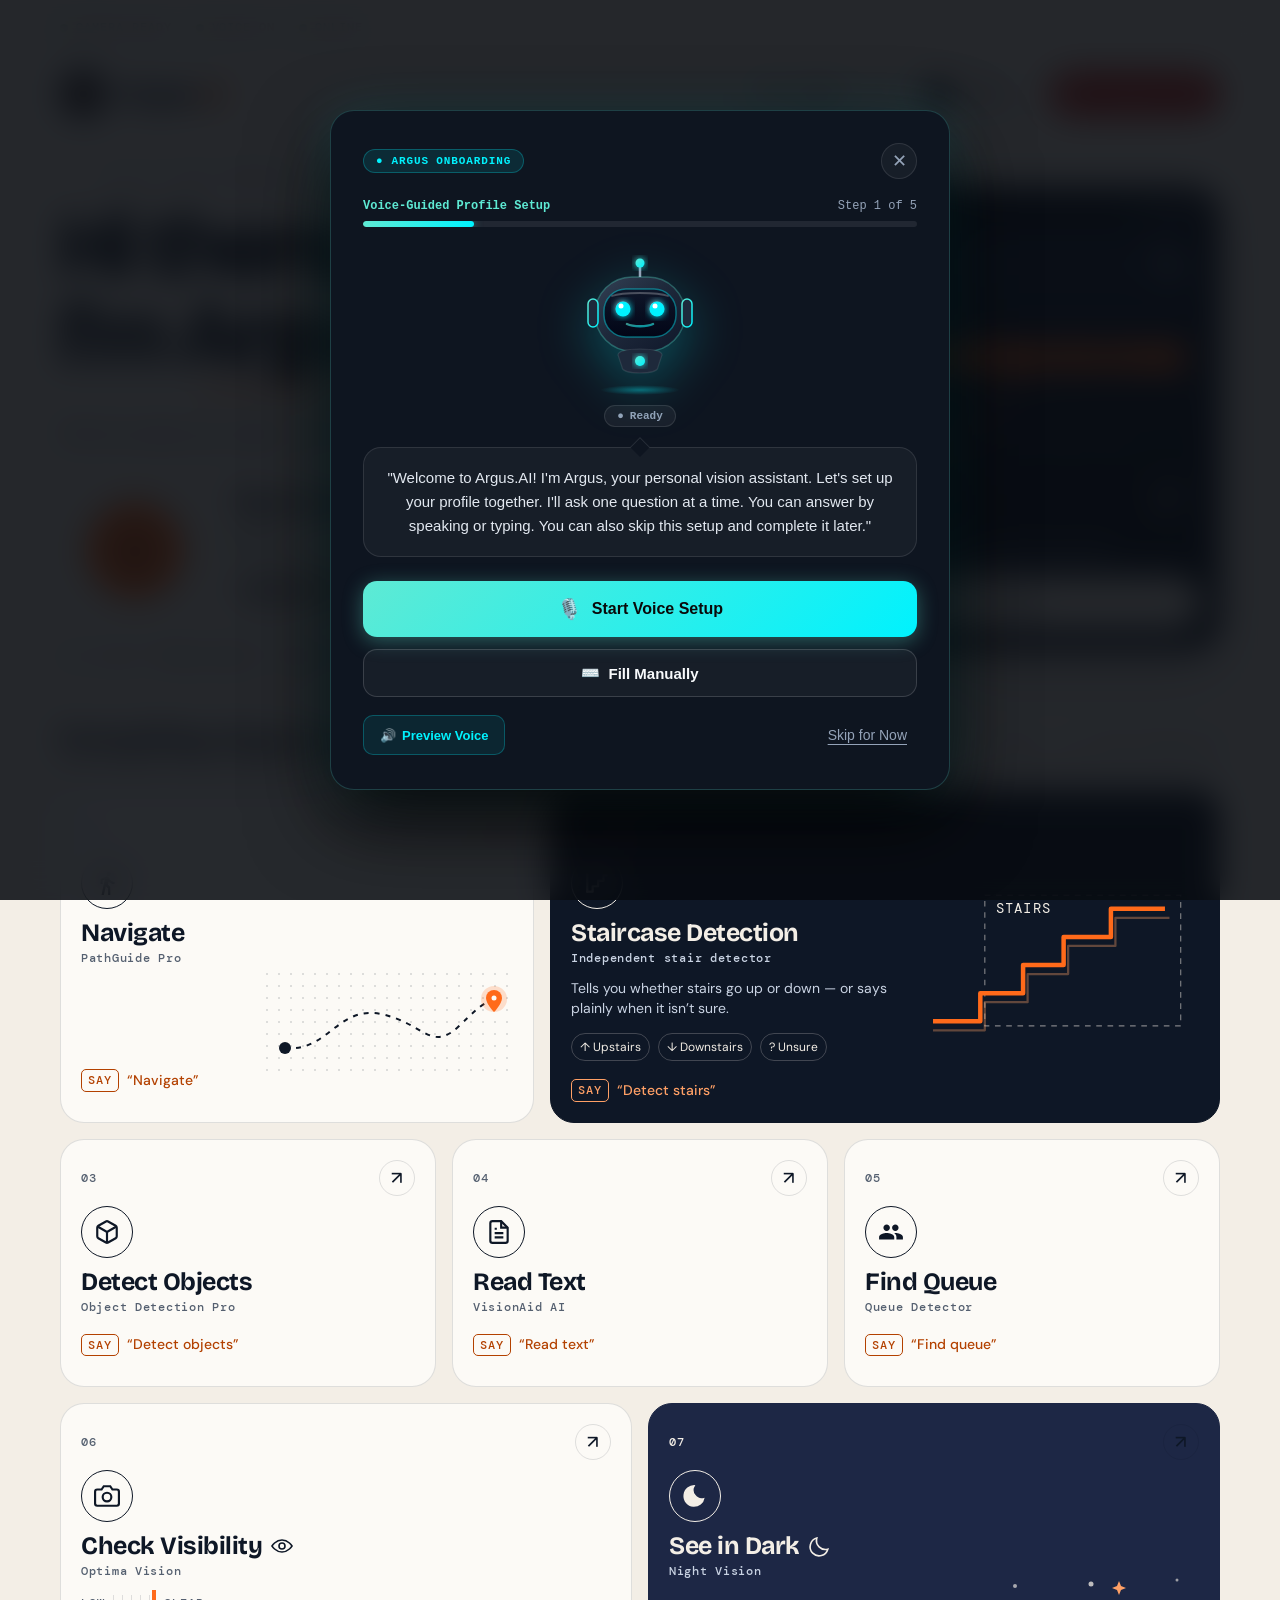
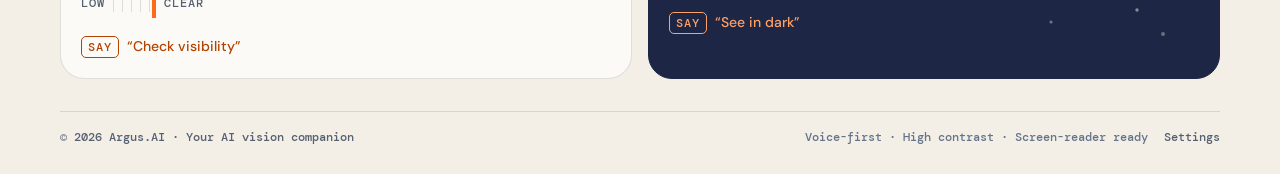
<file: index.html>
<!DOCTYPE html>
<html lang="en">

<head>
    <meta charset="UTF-8">
    <meta name="viewport" content="width=device-width, initial-scale=1.0">
    <title>Argus.AI — Your AI vision companion</title>
    
    <!-- Typography: Bricolage Grotesque, DM Sans, DM Mono, plus language fallbacks -->
    <link rel="preconnect" href="https://fonts.googleapis.com">
    <link rel="preconnect" href="https://fonts.gstatic.com" crossorigin>
    <link href="https://fonts.googleapis.com/css2?family=Bricolage+Grotesque:opsz,wght@12..96,600;12..96,700;12..96,800&family=DM+Mono:wght@400;500&family=DM+Sans:wght@400;500;600;700&family=Noto+Sans+Devanagari:wght@400;500;600;700&family=Noto+Sans+Telugu:wght@400;500;600;700&display=swap" rel="stylesheet">

    <!-- Argus Voice Profile Onboarding Styles -->
    <link rel="stylesheet" href="assets/css/profile-setup.css">

    <!-- Argus Single-Page Companion Interface Styles (Approved Reference) -->
    <link rel="stylesheet" href="assets/css/companion-ui.css">

    <style>
        /* ------------------------------------------------------------------
           EMERGENCY SOS MODAL & ACCESSIBILITY STYLES (Preserved Logic & Modal)
           ------------------------------------------------------------------ */
        .sos-modal-overlay {
            position: fixed;
            inset: 0;
            background: rgba(10, 20, 15, 0.85);
            backdrop-filter: blur(14px);
            -webkit-backdrop-filter: blur(14px);
            display: none;
            align-items: center;
            justify-content: center;
            z-index: 10000;
            padding: 20px;
        }

        .sos-modal-overlay.active {
            display: flex;
        }

        .sos-modal-card {
            background: #0f172a;
            border: 1px solid rgba(255, 107, 92, 0.35);
            border-radius: 20px;
            max-width: 500px;
            width: 100%;
            padding: 26px;
            box-shadow: 0 25px 60px rgba(0, 0, 0, 0.8), 0 0 40px rgba(255, 107, 92, 0.15);
            color: #f8fafc;
            font-family: 'Inter', -apple-system, sans-serif;
            position: relative;
            animation: sosFadeIn 0.25s ease-out;
            box-sizing: border-box;
        }

        @keyframes sosFadeIn {
            from { opacity: 0; transform: scale(0.96) translateY(8px); }
            to { opacity: 1; transform: scale(1) translateY(0); }
        }

        .sos-header {
            display: flex;
            align-items: center;
            justify-content: space-between;
            border-bottom: 1px solid rgba(255, 255, 255, 0.1);
            padding-bottom: 14px;
            margin-bottom: 18px;
        }

        .sos-title-row {
            display: flex;
            align-items: center;
            gap: 10px;
        }

        .sos-title {
            font-size: 1.25rem;
            font-weight: 700;
            color: #FF6B5C;
            margin: 0;
            letter-spacing: 0.5px;
        }

        .sos-close-btn {
            background: rgba(255, 255, 255, 0.08);
            border: 1px solid rgba(255, 255, 255, 0.15);
            color: #94a3b8;
            font-size: 18px;
            border-radius: 50%;
            width: 34px;
            height: 34px;
            cursor: pointer;
            display: flex;
            align-items: center;
            justify-content: center;
            transition: all 0.2s ease;
        }

        .sos-close-btn:hover {
            color: #fff;
            background: rgba(255, 255, 255, 0.2);
        }

        .sos-form-group {
            margin-bottom: 16px;
        }

        .sos-label {
            display: block;
            font-size: 0.82rem;
            font-weight: 600;
            color: #cbd5e1;
            margin-bottom: 6px;
            text-transform: uppercase;
            letter-spacing: 0.5px;
        }

        .sos-input {
            width: 100%;
            padding: 12px 14px;
            background: rgba(255, 255, 255, 0.06);
            border: 1px solid rgba(255, 255, 255, 0.15);
            border-radius: 10px;
            color: #fff;
            font-size: 0.95rem;
            font-family: inherit;
            box-sizing: border-box;
            transition: all 0.2s;
        }

        .sos-input:focus {
            outline: none;
            border-color: #00F2FE;
            background: rgba(0, 242, 254, 0.05);
            box-shadow: 0 0 12px rgba(0, 242, 254, 0.25);
        }

        .sos-help-text {
            font-size: 0.74rem;
            color: #94a3b8;
            margin-top: 5px;
        }

        .sos-toggle-row {
            display: flex;
            align-items: flex-start;
            gap: 12px;
            margin: 18px 0;
            padding: 12px 14px;
            background: rgba(255, 255, 255, 0.04);
            border-radius: 12px;
            border: 1px solid rgba(255, 255, 255, 0.08);
            cursor: pointer;
        }

        .sos-toggle-row input[type="checkbox"] {
            margin-top: 3px;
            width: 18px;
            height: 18px;
            accent-color: #00F2FE;
            cursor: pointer;
        }

        .sos-toggle-info {
            display: flex;
            flex-direction: column;
            gap: 2px;
        }

        .sos-toggle-title {
            font-size: 0.86rem;
            font-weight: 600;
            color: #f1f5f9;
        }

        .sos-toggle-desc {
            font-size: 0.76rem;
            color: #94a3b8;
            line-height: 1.4;
        }

        .sos-btn-row {
            display: flex;
            gap: 12px;
            margin-top: 20px;
        }

        .sos-btn-primary {
            flex: 1;
            padding: 13px 18px;
            background: linear-gradient(135deg, #FF6B5C 0%, #FF1744 100%);
            color: #fff;
            border: none;
            border-radius: 12px;
            font-weight: 700;
            font-size: 0.95rem;
            cursor: pointer;
            box-shadow: 0 4px 20px rgba(255, 23, 68, 0.4);
            transition: all 0.2s;
        }

        .sos-btn-primary:hover {
            transform: translateY(-1px);
            box-shadow: 0 6px 25px rgba(255, 23, 68, 0.55);
        }

        .sos-btn-secondary {
            padding: 13px 18px;
            background: rgba(255, 255, 255, 0.08);
            border: 1px solid rgba(255, 255, 255, 0.15);
            color: #cbd5e1;
            border-radius: 12px;
            font-weight: 600;
            font-size: 0.9rem;
            cursor: pointer;
            transition: all 0.2s;
        }

        .sos-btn-secondary:hover {
            background: rgba(255, 255, 255, 0.15);
            color: #fff;
        }

        .sos-contact-badge {
            background: rgba(255, 255, 255, 0.05);
            border: 1px solid rgba(255, 255, 255, 0.12);
            border-radius: 14px;
            padding: 14px 18px;
            margin-bottom: 20px;
            display: flex;
            align-items: center;
            justify-content: space-between;
        }

        .sos-contact-info-block {
            display: flex;
            flex-direction: column;
            gap: 2px;
        }

        .sos-contact-name-tag {
            font-size: 1.05rem;
            font-weight: 700;
            color: #f8fafc;
        }

        .sos-contact-phone-tag {
            font-family: 'IBM Plex Mono', monospace;
            font-size: 0.88rem;
            color: #00F2FE;
        }

        .sos-countdown-display {
            font-size: 4.5rem;
            font-weight: 800;
            color: #FF6B5C;
            text-align: center;
            margin: 10px 0;
            font-family: 'Space Grotesk', sans-serif;
            text-shadow: 0 0 35px rgba(255, 107, 92, 0.5);
            animation: sosPulse 1s infinite alternate;
        }

        @keyframes sosPulse {
            from { transform: scale(0.96); opacity: 0.9; }
            to { transform: scale(1.04); opacity: 1; }
        }

        .btn-sos-cancel {
            flex: 1;
            padding: 14px;
            background: #334155;
            color: #f8fafc;
            border: 1px solid rgba(255, 255, 255, 0.15);
            border-radius: 12px;
            font-weight: 700;
            font-size: 0.95rem;
            cursor: pointer;
            transition: all 0.2s;
        }

        .btn-sos-cancel:hover {
            background: #475569;
        }

        .btn-sos-send-now {
            flex: 1;
            padding: 14px;
            background: linear-gradient(135deg, #FF6B5C 0%, #FF1744 100%);
            color: #fff;
            border: none;
            border-radius: 12px;
            font-weight: 700;
            font-size: 0.95rem;
            cursor: pointer;
            box-shadow: 0 4px 20px rgba(255, 23, 68, 0.45);
            transition: all 0.2s;
        }

        .btn-sos-send-now:hover {
            transform: translateY(-1px);
            box-shadow: 0 6px 25px rgba(255, 23, 68, 0.6);
        }

        .btn-call-112 {
            display: flex;
            align-items: center;
            justify-content: center;
            gap: 8px;
            width: 100%;
            margin-top: 14px;
            padding: 12px;
            border-radius: 10px;
            background: rgba(255, 23, 68, 0.15);
            border: 1.5px solid #FF1744;
            color: #FF6B5C;
            font-weight: 700;
            font-size: 0.9rem;
            text-decoration: none;
            transition: all 0.2s;
        }

        .btn-call-112:hover {
            background: #FF1744;
            color: #FFFFFF;
        }

        .sos-status-alert {
            padding: 12px 14px;
            border-radius: 10px;
            font-size: 0.84rem;
            line-height: 1.5;
            margin-top: 12px;
            border: 1px solid transparent;
        }

        .sos-alert-success {
            background: rgba(0, 230, 118, 0.1);
            border-color: #00E676;
            color: #00E676;
        }

        .sos-alert-warning {
            background: rgba(255, 214, 0, 0.1);
            border-color: #FFD600;
            color: #FFD600;
        }

        .sos-alert-danger {
            background: rgba(255, 23, 68, 0.1);
            border-color: #FF1744;
            color: #FF6B5C;
        }
    </style>
</head>

<body class="companion-mode">

    <!-- MASTER COMPANION WRAPPER (MATCHING APPROVED REFERENCE DESKTOP DASHBOARD) -->
    <div class="companion-wrapper">

        <div class="home-status-strip" aria-label="Argus status">
            <span><i aria-hidden="true"></i>Camera ready</span>
            <span><i aria-hidden="true"></i>Voice on</span>
            <span><i aria-hidden="true"></i>Online</span>
        </div>

        <header class="companion-header" role="banner">
            <div class="companion-brand-group">
                <a href="/" class="companion-brand-logo" aria-label="Argus.AI Home">
                    <svg class="argus-eye-logo-svg" viewBox="0 0 46 46" fill="none" xmlns="http://www.w3.org/2000/svg" aria-hidden="true">
                        <!-- Stylised Cyan Argus Eye matching Reference -->
                        <circle cx="23" cy="23" r="23" fill="#0E1726"/>
                        <path d="M7 23s5.6-9 16-9 16 9 16 9-5.6 9-16 9S7 23 7 23Z" stroke="#F3EEE6" stroke-width="2"/>
                        <circle cx="23" cy="23" r="6.5" fill="#FF6A1A"/>
                        <circle cx="25" cy="20.5" r="1.7" fill="#F3EEE6"/>
                    </svg>
                    <span class="companion-wordmark">Argus<span>.ai</span></span>
                </a>
            </div>

            <!-- Right Controls: Language Selector, Profile Dropdown & Emergency SOS -->
            <div class="companion-header-actions">
                <div class="header-language-container">
                    <label for="header-language-select" class="sr-only">Select Assistant Language</label>
                    <div class="header-language-wrapper">
                        <select id="header-language-select" class="header-language-select" aria-label="Select Assistant Language">
                            <option value="en">EN — English</option>
                            <option value="te">తెలుగు — Telugu</option>
                            <option value="hi">हिन्दी — Hindi</option>
                        </select>
                    </div>
                </div>

                <button type="button" id="btn-header-profile" class="btn-companion-profile" onclick="openProfileModalSafe()" aria-label="Open User Profile Settings">
                    <span class="profile-avatar-circle" aria-hidden="true">P</span>
                    <span>Profile</span>
                    <span id="header-profile-name" class="sr-only">Prem</span>
                    <span class="profile-dropdown-caret" aria-hidden="true">⌄</span>
                </button>

                <button type="button" id="btn-header-sos" class="btn-companion-sos-header" onclick="triggerEmergencySOS()" aria-label="Trigger Emergency SOS">
                    <span class="sos-icon-circle" aria-hidden="true">
                        <svg width="16" height="16" viewBox="0 0 24 24" fill="none" stroke="currentColor" stroke-width="2.4" stroke-linecap="round" aria-hidden="true"><path d="M12 8v5"/><path d="M12 17h.01"/><circle cx="12" cy="12" r="9"/></svg>
                    </span>
                    <span class="sos-text-label">Emergency SOS</span>
                </button>
            </div>
        </header>

        <main role="main">
            <section class="companion-hero-section" id="companion-robot-stage" aria-label="Argus AI Assistant Stage">
                <div class="hero-col-center">
                    <div class="hero-eyebrow"><span aria-hidden="true"></span>Your AI vision companion</div>
                    <h1 class="companion-hero-greeting" id="companion-greeting-text">Hi <span id="hero-greeting-name" class="greeting-name-highlight">there</span>,<br>I'm Argus.</h1>
                    <svg class="hero-squiggle" viewBox="0 0 250 18" aria-hidden="true">
                        <path d="M4 10c18-11 27 10 44 0s27 10 44 0 27 10 44 0 27 10 44 0 27 10 66-1" fill="none" stroke="currentColor" stroke-width="5" stroke-linecap="round"/>
                    </svg>
                    <p class="companion-hero-sub">Tell me what you need — I’ll be your eyes.</p>

                    <div class="voice-row">
                        <button type="button" class="btn-tap-to-speak-pill" id="btn-tap-to-speak" aria-labelledby="tap-to-speak-label" aria-describedby="voice-hint-text">
                            <span class="mic-ring mic-ring-outer" aria-hidden="true"></span>
                            <span class="mic-ring mic-ring-inner" aria-hidden="true"></span>
                            <span class="tap-mic-circle" aria-hidden="true">
                                <svg viewBox="0 0 24 24" width="32" height="32" fill="none" stroke="currentColor" stroke-width="2.1" stroke-linecap="round" stroke-linejoin="round"><rect x="9" y="2" width="6" height="13" rx="3"/><path d="M5 11v1a7 7 0 0014 0v-1M12 19v3m-4 0h8"/></svg>
                            </span>
                            <span id="voice-hint-text" class="sr-only">or say "Hey Argus"</span>
                        </button>
                        <div class="voice-copy">
                            <span class="tap-to-speak-text" id="tap-to-speak-label">Tap to speak</span>
                            <button type="button" class="status-indicator-pill" id="btn-wake-toggle" aria-pressed="false" aria-label="Toggle Hands-Free Hey Argus listening mode">
                                <span class="status-indicator-dot" aria-hidden="true"></span>
                                <span class="status-indicator-text" id="companion-status-text">Ready</span>
                                <span id="wake-toggle-label" class="sr-only">Hands-Free: Tap to Enable "Hey Argus"</span>
                            </button>
                            <div class="compact-audio-waveform" id="companion-robot-status" aria-hidden="true">
                                <span class="compact-wave-bar"></span><span class="compact-wave-bar"></span>
                                <span class="compact-wave-bar"></span><span class="compact-wave-bar"></span>
                                <span class="compact-wave-bar"></span><span class="compact-wave-bar"></span>
                                <span class="compact-wave-bar"></span><span class="compact-wave-bar"></span>
                                <span class="compact-wave-bar"></span><span class="compact-wave-bar"></span>
                                <span class="compact-wave-bar"></span><span class="compact-wave-bar"></span>
                                <span class="compact-wave-bar"></span><span class="compact-wave-bar"></span>
                                <span class="compact-wave-bar"></span><span class="compact-wave-bar"></span>
                                <span class="compact-wave-bar"></span>
                            </div>
                        </div>
                    </div>

                    <div class="voice-transcript-card" id="voice-transcript-card" role="status" aria-live="polite">
                        <div class="voice-transcript-text" id="voice-transcript-text"></div>
                    </div>
                    <div class="try-saying"><span class="mono-label">Try saying</span><span>“Detect stairs”</span><b>/</b><span>“Read this label”</span><b>/</b><span>“Find the queue”</span></div>
                </div>

                <div class="hero-col-vision">
                    <div class="vision-assistant-card">
                        <div class="vision-card-header"><span>Vision Assistant</span><span class="vision-standby"><i aria-hidden="true"></i>Standby</span></div>
                        <svg class="camera-preview" viewBox="0 0 400 250" role="img" aria-label="Decorative illustration of a camera view with stairs marked for careful attention">
                            <defs>
                                <linearGradient id="camera-bg" x1="0" y1="0" x2="0" y2="1">
                                    <stop offset="0" stop-color="#1B2A44"/><stop offset="1" stop-color="#0A111D"/>
                                </linearGradient>
                            </defs>
                            <rect width="400" height="250" rx="18" fill="url(#camera-bg)"/>
                            <g stroke="#9FB0C8" stroke-opacity=".17" stroke-width="1">
                                <path d="M200 70 10 250M200 70 80 250M200 70 140 250M200 70 260 250M200 70 320 250M200 70 390 250"/>
                                <path d="M146 110h108M124 130h152M96 155h208M62 185h276M20 222h360"/>
                            </g>
                            <g fill="none" stroke="#F3EEE6" stroke-width="4" stroke-linecap="round">
                                <path d="M24 36V20h16M360 20h16v16M24 214v16h16M360 230h16v-16"/>
                            </g>
                            <path d="M151 112h98v18h-20v20h-20v20h-20v20h-20v20" fill="none" stroke="#FF6A1A" stroke-width="3" stroke-dasharray="7 6"/>
                            <path d="M148 92h238v25H148z" fill="#FF6A1A"/>
                            <text x="158" y="109" fill="#0E1726" font-family="DM Mono, monospace" font-size="12" font-weight="500" letter-spacing=".3">DOWNSTAIRS · CHECK CAREFULLY</text>
                        </svg>
                        <p class="vision-assistant-sub">Point your camera and I’ll describe what’s around you.</p>
                        <a href="./Camera%20Check/index.html" class="btn-open-camera" aria-label="Open Camera - Vision Assistant">
                            <svg viewBox="0 0 24 24" width="20" height="20" fill="none" stroke="currentColor" stroke-width="2" stroke-linecap="round" stroke-linejoin="round" aria-hidden="true"><path d="M14 5h5a2 2 0 012 2v10a2 2 0 01-2 2h-5M10 17l5-5-5-5M15 12H3"/></svg>
                            <span>Open Camera</span>
                        </a>
                    </div>
                </div>
            </section>

            <!-- Core Assistive Tools -->
            <section class="tools-grid-section" aria-label="Core Assistive Tools">
                <div class="tools-section-heading">
                    <h2>Everything Argus can do</h2>
                    <span>7 tools · all voice-controlled</span>
                </div>
                <div class="tools-grid-container">
                    
                    <!-- 1. Navigate: PathGuide Pro -->
                    <a href="./Night-Vision/index.html" class="tool-action-card feature-launcher-card feature-card card-navigate" id="launcher-pathguide" aria-label="Navigate - PathGuide Pro">
                        <span class="feature-card-meta"><span>01</span><span class="feature-card-arrow" aria-hidden="true">↗</span></span>
                        <div class="feature-card-icon-frame tool-icon-frame" aria-hidden="true">
                            <svg viewBox="0 0 24 24" fill="currentColor">
                                <path d="M13.5 5.5c1.1 0 2-.9 2-2s-.9-2-2-2-2 .9-2 2 .9 2 2 2zM9.8 8.9L7 23h2.1l1.8-8 2.1 2v6h2v-7.5l-2.1-2 .6-3C14.8 12 16.8 13 19 13v-2c-1.9 0-3.5-1-4.3-2.4l-1-1.6c-.4-.6-1-1-1.7-1-.3 0-.5.1-.8.1L6 8.3V13h2V9.6l1.8-.7"/>
                            </svg>
                        </div>
                        <div class="feature-card-body tool-card-body">
                            <h3 class="tool-title feature-card-title">Navigate</h3>
                            <p class="tool-subtitle feature-card-desc">PathGuide Pro</p>
                        </div>
                        <svg class="card-illustration route-illustration" viewBox="0 0 250 100" aria-hidden="true">
                            <defs><pattern id="route-dots" width="12" height="12" patternUnits="userSpaceOnUse"><circle cx="2" cy="2" r="1" fill="#0E1726" opacity=".17"/></pattern></defs>
                            <rect width="250" height="100" fill="url(#route-dots)"/>
                            <path d="M20 76c42 5 53-43 96-34s50 39 78 12 23-20 35-27" fill="none" stroke="#0E1726" stroke-width="2" stroke-dasharray="5 6"/>
                            <circle cx="20" cy="76" r="6" fill="#0E1726"/>
                            <circle cx="229" cy="27" r="13" fill="#FF6A1A" opacity=".2"/>
                            <path d="M229 18a8 8 0 00-8 8c0 6 8 14 8 14s8-8 8-14a8 8 0 00-8-8Z" fill="#FF6A1A"/>
                            <circle cx="229" cy="26" r="2.5" fill="#FCFAF6"/>
                        </svg>
                        <span class="say-hint"><span>SAY</span>“Navigate”</span>
                        <div class="feature-card-chevron tool-chevron" aria-hidden="true">
                            <svg width="18" height="18" viewBox="0 0 24 24" fill="none" stroke="currentColor" stroke-width="2.5" stroke-linecap="round" stroke-linejoin="round"><polyline points="9 18 15 12 9 6"/></svg>
                        </div>
                    </a>

                    <!-- Staircase Detection: standalone camera feature -->
                    <a href="./staircase-detection/index.html" class="tool-action-card feature-launcher-card feature-card card-staircase" id="launcher-staircase" data-feature-flag="staircaseMode" aria-label="Staircase Detection">
                        <span class="feature-card-meta"><span>02 <em>· NEW</em></span><span class="feature-card-arrow" aria-hidden="true">↗</span></span>
                        <div class="feature-card-icon-frame tool-icon-frame" aria-hidden="true">
                            <svg viewBox="0 0 24 24" fill="none" stroke="currentColor" stroke-width="2" stroke-linecap="round" stroke-linejoin="round">
                                <path d="M3 20h5v-5h5v-5h5V5h3"/>
                                <path d="M3 20V4"/>
                            </svg>
                        </div>
                        <div class="feature-card-body tool-card-body">
                            <h3 class="tool-title feature-card-title">Staircase Detection</h3>
                            <p class="tool-subtitle feature-card-desc">Independent stair detector</p>
                            <p class="staircase-copy">Tells you whether stairs go up or down — or says plainly when it isn’t sure.</p>
                            <div class="staircase-states"><span>↑ Upstairs</span><span>↓ Downstairs</span><span>? Unsure</span></div>
                        </div>
                        <svg class="card-illustration stairs-illustration" viewBox="0 0 260 150" aria-hidden="true">
                            <rect x="70" y="18" width="174" height="116" fill="none" stroke="#F3EEE6" stroke-opacity=".5" stroke-dasharray="5 5"/>
                            <text x="80" y="34" fill="#F3EEE6" font-family="DM Mono, monospace" font-size="12" letter-spacing="1">STAIRS</text>
                            <path d="M24 130h42v-25h38V80h36V55h42V30h48" fill="none" stroke="#FF6A1A" stroke-width="4" stroke-linejoin="round"/>
                            <path d="M24 138h46v-25h38V88h36V63h42V38h48" fill="none" stroke="#FFA066" stroke-opacity=".35" stroke-width="2" stroke-linejoin="round"/>
                        </svg>
                        <span class="say-hint"><span>SAY</span>“Detect stairs”</span>
                        <div class="feature-card-chevron tool-chevron" aria-hidden="true">
                            <svg width="18" height="18" viewBox="0 0 24 24" fill="none" stroke="currentColor" stroke-width="2.5" stroke-linecap="round" stroke-linejoin="round"><polyline points="9 18 15 12 9 6"/></svg>
                        </div>
                    </a>

                    <!-- 3. Detect Objects: Object Detection Pro -->
                    <a href="./object-detection-pro/index.html" class="tool-action-card feature-launcher-card feature-card card-objects" id="launcher-object" aria-label="Detect Objects - Object Detection Pro">
                        <span class="feature-card-meta"><span>03</span><span class="feature-card-arrow" aria-hidden="true">↗</span></span>
                        <div class="feature-card-icon-frame tool-icon-frame" aria-hidden="true">
                            <svg viewBox="0 0 24 24" fill="none" stroke="currentColor" stroke-width="2">
                                <path d="M21 16V8a2 2 0 00-1-1.73l-7-4a2 2 0 00-2 0l-7 4A2 2 0 003 8v8a2 2 0 001 1.73l7 4a2 2 0 002 0l7-4A2 2 0 0021 16z"/>
                                <polyline points="3.27 6.96 12 12.01 20.73 6.96"/>
                                <line x1="12" y1="22.08" x2="12" y2="12"/>
                            </svg>
                        </div>
                        <div class="feature-card-body tool-card-body">
                            <h3 class="tool-title feature-card-title">Detect Objects</h3>
                            <p class="tool-subtitle feature-card-desc">Object Detection Pro</p>
                        </div>
                        <span class="say-hint"><span>SAY</span>“Detect objects”</span>
                        <div class="feature-card-chevron tool-chevron" aria-hidden="true">
                            <svg width="18" height="18" viewBox="0 0 24 24" fill="none" stroke="currentColor" stroke-width="2.5" stroke-linecap="round" stroke-linejoin="round"><polyline points="9 18 15 12 9 6"/></svg>
                        </div>
                    </a>

                    <!-- Read Text: VisionAid AI -->
                    <a href="./Visual%20Explanation/index.html" class="tool-action-card feature-launcher-card feature-card card-read" id="launcher-visionaid" aria-label="Read Text - VisionAid AI">
                        <span class="feature-card-meta"><span>04</span><span class="feature-card-arrow" aria-hidden="true">↗</span></span>
                        <div class="feature-card-icon-frame tool-icon-frame" aria-hidden="true">
                            <svg viewBox="0 0 24 24" fill="none" stroke="currentColor" stroke-width="2">
                                <path d="M14 2H6a2 2 0 00-2 2v16a2 2 0 002 2h12a2 2 0 002-2V8z"/>
                                <polyline points="14 2 14 8 20 8"/>
                                <line x1="16" y1="13" x2="8" y2="13"/>
                                <line x1="16" y1="17" x2="8" y2="17"/>
                                <line x1="10" y1="9" x2="8" y2="9"/>
                            </svg>
                        </div>
                        <div class="feature-card-body tool-card-body">
                            <h3 class="tool-title feature-card-title">Read Text</h3>
                            <p class="tool-subtitle feature-card-desc">VisionAid AI</p>
                        </div>
                        <span class="say-hint"><span>SAY</span>“Read text”</span>
                        <div class="feature-card-chevron tool-chevron" aria-hidden="true">
                            <svg width="18" height="18" viewBox="0 0 24 24" fill="none" stroke="currentColor" stroke-width="2.5" stroke-linecap="round" stroke-linejoin="round"><polyline points="9 18 15 12 9 6"/></svg>
                        </div>
                    </a>

                    <!-- 4. Find Queue: Queue Detector -->
                    <a href="./queue-detection/index.html" class="tool-action-card feature-launcher-card feature-card card-queue" id="launcher-queue" aria-label="Find Queue - Queue Detector">
                        <span class="feature-card-meta"><span>05</span><span class="feature-card-arrow" aria-hidden="true">↗</span></span>
                        <div class="feature-card-icon-frame tool-icon-frame" aria-hidden="true">
                            <svg viewBox="0 0 24 24" fill="currentColor">
                                <path d="M16 11c1.66 0 2.99-1.34 2.99-3S17.66 5 16 5c-1.66 0-3 1.34-3 3s1.34 3 3 3zm-8 0c1.66 0 2.99-1.34 2.99-3S9.66 5 8 5C6.34 5 5 6.34 5 8s1.34 3 3 3zm0 2c-2.33 0-7 1.17-7 3.5V19h14v-2.5c0-2.33-4.67-3.5-7-3.5zm8 0c-.29 0-.62.02-.97.05 1.16.84 1.97 1.97 1.97 3.45V19h6v-2.5c0-2.33-4.67-3.5-7-3.5z"/>
                            </svg>
                        </div>
                        <div class="feature-card-body tool-card-body">
                            <h3 class="tool-title feature-card-title">Find Queue</h3>
                            <p class="tool-subtitle feature-card-desc">Queue Detector</p>
                        </div>
                        <span class="say-hint"><span>SAY</span>“Find queue”</span>
                        <div class="feature-card-chevron tool-chevron" aria-hidden="true">
                            <svg width="18" height="18" viewBox="0 0 24 24" fill="none" stroke="currentColor" stroke-width="2.5" stroke-linecap="round" stroke-linejoin="round"><polyline points="9 18 15 12 9 6"/></svg>
                        </div>
                    </a>

                    <!-- 5. Check Visibility: Optima Vision -->
                    <a href="./Camera%20Check/index.html" class="tool-action-card feature-launcher-card feature-card card-visibility" id="launcher-optima" aria-label="Check Visibility - Optima Vision">
                        <span class="feature-card-meta"><span>06</span><span class="feature-card-arrow" aria-hidden="true">↗</span></span>
                        <div class="feature-card-icon-frame tool-icon-frame" aria-hidden="true">
                            <svg viewBox="0 0 24 24" fill="none" stroke="currentColor" stroke-width="2">
                                <path d="M23 19a2 2 0 01-2 2H3a2 2 0 01-2-2V8a2 2 0 012-2h4l2-3h6l2 3h4a2 2 0 012 2z"/>
                                <circle cx="12" cy="13" r="4"/>
                            </svg>
                        </div>
                        <div class="feature-card-body tool-card-body">
                            <h3 class="tool-title feature-card-title">Check Visibility <svg viewBox="0 0 24 24" aria-hidden="true"><path d="M2 12s3.5-6 10-6 10 6 10 6-3.5 6-10 6S2 12 2 12Z"/><circle cx="12" cy="12" r="3"/></svg></h3>
                            <p class="tool-subtitle feature-card-desc">Optima Vision</p>
                        </div>
                        <div class="visibility-scale" aria-hidden="true"><span>LOW</span><i></i><i></i><i></i><i></i><i></i><b></b><span>CLEAR</span></div>
                        <span class="say-hint"><span>SAY</span>“Check visibility”</span>
                        <div class="feature-card-chevron tool-chevron" aria-hidden="true">
                            <svg width="18" height="18" viewBox="0 0 24 24" fill="none" stroke="currentColor" stroke-width="2.5" stroke-linecap="round" stroke-linejoin="round"><polyline points="9 18 15 12 9 6"/></svg>
                        </div>
                    </a>

                    <!-- 6. See in Dark: Night Vision (Supports Test Assertions & Canonical URL) -->
                    <a href="./Night-Vision/index.html?mode=ON" class="tool-action-card feature-launcher-card feature-card card-nightvision" id="launcher-nightvision" aria-label="See in Dark - Night Vision">
                        <span class="feature-card-meta"><span>07</span><span class="feature-card-arrow" aria-hidden="true">↗</span></span>
                        <div class="feature-card-icon-frame tool-icon-frame" aria-hidden="true">
                            <svg viewBox="0 0 24 24" fill="currentColor">
                                <path d="M12.3 2a10 10 0 00-1.9 20 10 10 0 0010.5-8.5 7.5 7.5 0 01-8.6-11.5z"/>
                            </svg>
                        </div>
                        <div class="feature-card-body tool-card-body">
                            <h3 class="tool-title feature-card-title">See in Dark <svg viewBox="0 0 24 24" aria-hidden="true"><path d="M19.8 15.2A9 9 0 018.8 4.1 9 9 0 1019.8 15.2Z"/></svg><span class="sr-only">NIGHT VISION</span></h3>
                            <p class="tool-subtitle feature-card-desc">Night Vision</p>
                            <span class="sr-only">Ready. Enhance dim images and warn when visibility is unreliable.</span>
                        </div>
                        <svg class="card-illustration stars-illustration" viewBox="0 0 200 80" aria-hidden="true">
                            <circle cx="16" cy="20" r="2" fill="#F3EEE6" opacity=".65"/><circle cx="52" cy="56" r="1.5" fill="#F3EEE6" opacity=".4"/>
                            <circle cx="92" cy="18" r="2.5" fill="#F3EEE6" opacity=".75"/><circle cx="138" cy="44" r="1.7" fill="#F3EEE6" opacity=".5"/>
                            <circle cx="178" cy="14" r="1.5" fill="#F3EEE6" opacity=".6"/><circle cx="164" cy="68" r="2" fill="#F3EEE6" opacity=".35"/>
                            <path d="m120 15 2 5 5 2-5 2-2 5-2-5-5-2 5-2 2-5Z" fill="#FFA066"/>
                        </svg>
                        <span class="say-hint"><span>SAY</span>“See in dark”</span>
                        <div class="feature-card-chevron tool-chevron" aria-hidden="true">
                            <svg width="18" height="18" viewBox="0 0 24 24" fill="none" stroke="currentColor" stroke-width="2.5" stroke-linecap="round" stroke-linejoin="round"><polyline points="9 18 15 12 9 6"/></svg>
                        </div>
                    </a>

                </div>

                <!-- Hidden Emergency SOS Hook for API compatibility -->
                <button type="button" id="launcher-emergency-sos" onclick="triggerEmergencySOS()" hidden aria-hidden="true"></button>
            </section>
        </main>

        <footer class="companion-footer" role="contentinfo">
            <div class="footer-left-group">
                <span class="footer-copyright">© 2026 Argus.AI · Your AI vision companion</span>
            </div>
            <div class="footer-right-group">
                <span>Voice-first · High contrast · Screen-reader ready</span>
                <button type="button" class="footer-item footer-link-btn" onclick="openProfileModalSafe()" aria-label="Open Profile Settings">Settings</button>
            </div>
        </footer>

    </div>

    <!-- EMERGENCY SOS ACCESSIBLE MODAL (PRESERVED LOGIC) -->
    <div id="sos-modal-overlay" class="sos-modal-overlay" role="dialog" aria-modal="true" aria-labelledby="sos-modal-title">
        <div class="sos-modal-card">
            <div class="sos-header">
                <div class="sos-title-row">
                    <span style="font-size: 22px;">🚨</span>
                    <h2 id="sos-modal-title" class="sos-title">Emergency SOS</h2>
                </div>
                <button type="button" class="sos-close-btn" onclick="closeSOSModal()" aria-label="Close Emergency Dialog">✕</button>
            </div>

            <!-- View 1: Contact Setup Form -->
            <div id="sos-setup-view" style="display: none;">
                <p style="font-size: 0.88rem; color: #cbd5e1; margin-top: 0; margin-bottom: 16px; line-height: 1.5;">
                    Configure your primary trusted contact. In an emergency, Argus.AI will notify this recipient via WhatsApp.
                </p>

                <div class="sos-form-group">
                    <label for="sos-input-name" class="sos-label">Contact Full Name *</label>
                    <input type="text" id="sos-input-name" class="sos-input" placeholder="e.g. Dr. Rajesh Sharma" required autocomplete="name">
                </div>

                <div class="sos-form-group">
                    <label for="sos-input-phone" class="sos-label">WhatsApp Phone Number (with Country Code) *</label>
                    <input type="tel" id="sos-input-phone" class="sos-input" placeholder="e.g. +91 98765 43210" required autocomplete="tel">
                    <div class="sos-help-text">Must start with + and include country code (e.g. +91 for India, +1 for US).</div>
                </div>

                <div class="sos-form-group">
                    <label for="sos-input-relation" class="sos-label">Relationship / Note (Optional)</label>
                    <input type="text" id="sos-input-relation" class="sos-input" placeholder="e.g. Family Doctor, Spouse, Caregiver">
                </div>

                <label class="sos-toggle-row">
                    <input type="checkbox" id="sos-input-test-mode" checked>
                    <div class="sos-toggle-info">
                        <span class="sos-toggle-title">🧪 Safe Test Mode (Recommended)</span>
                        <span class="sos-toggle-desc">Simulates emergency events without contacting real people or sending real WhatsApp messages.</span>
                    </div>
                </label>

                <div id="sos-setup-error" class="sos-status-alert sos-alert-danger" style="display: none;"></div>

                <button type="button" class="sos-btn-primary" onclick="handleSaveContact()">Save Emergency Contact</button>
            </div>

            <!-- View 2: Active Confirmation & Countdown View -->
            <div id="sos-countdown-view" style="display: none;" role="alert" aria-live="assertive">
                <div class="sos-contact-badge">
                    <div class="sos-contact-info-block">
                        <span style="font-size: 0.72rem; color: #94a3b8; text-transform: uppercase; letter-spacing: 0.5px;">Alert Recipient</span>
                        <span id="sos-display-name" class="sos-contact-name-tag">Contact Name</span>
                        <span id="sos-display-phone" class="sos-contact-phone-tag">+91 98765 43210</span>
                    </div>
                    <button type="button" class="sos-btn-secondary" onclick="openContactSetupModal(true)">Edit</button>
                </div>

                <div id="sos-mode-pill" style="display: inline-flex; align-items: center; gap: 6px; font-size: 0.78rem; font-weight: 700; padding: 4px 10px; border-radius: 12px; background: rgba(0, 242, 254, 0.15); color: #00F2FE; margin-bottom: 12px;">
                    🧪 Test Mode Active (Safe Simulation)
                </div>

                <div id="sos-countdown-number" class="sos-countdown-display">5</div>

                <p id="sos-countdown-caption" style="text-align: center; color: #f8fafc; font-size: 0.9rem; margin: 4px 0 16px 0;">
                    Emergency alert dispatching in <span id="sos-countdown-sec">5</span> seconds...
                </p>

                <div class="sos-btn-row">
                    <button type="button" class="btn-sos-cancel" onclick="cancelSOS()">❌ Cancel SOS (Esc)</button>
                    <button type="button" class="btn-sos-send-now" onclick="executeSOSDispatch()">⚡ Send Now</button>
                </div>
            </div>

            <!-- View 3: Dispatch Outcome & Escalation View -->
            <div id="sos-result-view" style="display: none;" role="status" aria-live="polite">
                <div id="sos-result-badge" class="sos-status-alert sos-alert-success">
                    Processing alert...
                </div>

                <div id="sos-location-info" style="font-size: 0.82rem; color: #cbd5e1; margin: 12px 0 6px 0;">
                    📍 Location Status: Inquiring GPS...
                </div>

                <!-- Direct Access to 112 -->
                <a href="tel:112" class="btn-call-112" id="sos-call-112-btn">
                    <span>📞 Dial 112 (National Emergency Helpline)</span>
                </a>
                <div style="font-size: 0.72rem; color: #94a3b8; text-align: center; margin-top: 4px;">
                    Note: Tapping opens your phone dialer for 112. Web browsers cannot place automatic calls without user confirmation.
                </div>

                <div class="sos-btn-row" style="margin-top: 20px;">
                    <button type="button" class="btn-sos-cancel" onclick="closeSOSModal()">Done / Close</button>
                    <button type="button" class="sos-btn-secondary" onclick="openContactSetupModal(true)">Settings</button>
                </div>
            </div>
        </div>
    </div>

    <!-- JAVASCRIPT CONTROLLERS -->
    <script>
        // ------------------------------------------------------------------
        // EMERGENCY SOS CONTROLLER (Preserved Logic)
        // ------------------------------------------------------------------
        let sosCountdownTimer = null;
        let sosCountdownRemaining = 5;
        let isSOSDispatching = false;
        const sosModalOverlay = document.getElementById('sos-modal-overlay');
        const sosSetupView = document.getElementById('sos-setup-view');
        const sosCountdownView = document.getElementById('sos-countdown-view');
        const sosResultView = document.getElementById('sos-result-view');
        const sosModalTitle = document.getElementById('sos-modal-title');

        function getSavedEmergencyContact() {
            try {
                const raw = localStorage.getItem('argus_emergency_contact');
                if (!raw) return null;
                const parsed = JSON.parse(raw);
                if (parsed && parsed.phone && parsed.phone.startsWith('+')) {
                    return parsed;
                }
                return null;
            } catch (e) {
                return null;
            }
        }

        function triggerEmergencySOS() {
            const contact = getSavedEmergencyContact();
            if (!contact) {
                openContactSetupModal(false);
            } else {
                openSOSCountdownWorkflow(contact);
            }
        }

        function openContactSetupModal(isEditing = false) {
            cancelSOS(false);
            sosModalTitle.innerText = isEditing ? "Edit Emergency Contact" : "Emergency Contact Setup";
            sosSetupView.style.display = 'block';
            sosCountdownView.style.display = 'none';
            sosResultView.style.display = 'none';
            sosModalOverlay.classList.add('active');

            const contact = getSavedEmergencyContact();
            const errorDiv = document.getElementById('sos-setup-error');
            errorDiv.style.display = 'none';

            if (contact && isEditing) {
                document.getElementById('sos-input-name').value = contact.name || '';
                document.getElementById('sos-input-phone').value = contact.phone || '';
                document.getElementById('sos-input-relation').value = contact.relation || '';
                document.getElementById('sos-input-test-mode').checked = (contact.isTestMode !== false);
            } else if (!contact) {
                document.getElementById('sos-input-name').value = '';
                document.getElementById('sos-input-phone').value = '';
                document.getElementById('sos-input-relation').value = '';
                document.getElementById('sos-input-test-mode').checked = true;
            }

            setTimeout(() => {
                const nameInput = document.getElementById('sos-input-name');
                if (nameInput) nameInput.focus();
            }, 100);
        }

        function handleSaveContact() {
            const name = (document.getElementById('sos-input-name').value || '').trim();
            const phone = (document.getElementById('sos-input-phone').value || '').trim().replace(/[\s\-()]/g, '');
            const relation = (document.getElementById('sos-input-relation').value || '').trim();
            const isTestMode = document.getElementById('sos-input-test-mode').checked;
            const errorDiv = document.getElementById('sos-setup-error');

            if (!name) {
                errorDiv.innerText = "Please enter the contact's full name.";
                errorDiv.style.display = 'block';
                return;
            }

            const e164Regex = /^\+[1-9]\d{7,14}$/;
            if (!e164Regex.test(phone)) {
                errorDiv.innerText = "Please enter a valid phone number with country code (e.g. +919876543210 for India).";
                errorDiv.style.display = 'block';
                return;
            }

            const contactObj = { name, phone, relation, isTestMode };
            localStorage.setItem('argus_emergency_contact', JSON.stringify(contactObj));
            errorDiv.style.display = 'none';

            speakSOS(`Emergency contact ${name} saved successfully.`);
            openSOSCountdownWorkflow(contactObj);
        }

        function openSOSCountdownWorkflow(contact) {
            cancelSOS(false);
            sosModalTitle.innerText = "🚨 Emergency SOS Confirmation";
            sosSetupView.style.display = 'none';
            sosCountdownView.style.display = 'block';
            sosResultView.style.display = 'none';
            sosModalOverlay.classList.add('active');

            document.getElementById('sos-display-name').innerText = contact.name;
            document.getElementById('sos-display-phone').innerText = contact.phone;

            const modePill = document.getElementById('sos-mode-pill');
            if (contact.isTestMode !== false) {
                modePill.style.display = 'inline-flex';
                modePill.innerText = "🧪 Test Mode Active (Safe Simulation)";
            } else {
                modePill.style.display = 'none';
            }

            sosCountdownRemaining = 5;
            document.getElementById('sos-countdown-number').innerText = sosCountdownRemaining;
            document.getElementById('sos-countdown-sec').innerText = sosCountdownRemaining;

            speakSOS(`Emergency SOS initiated. Alerting ${contact.name} in 5 seconds. Press Escape or tap Cancel to abort.`);

            sosCountdownTimer = setInterval(() => {
                sosCountdownRemaining--;
                if (sosCountdownRemaining > 0) {
                    document.getElementById('sos-countdown-number').innerText = sosCountdownRemaining;
                    document.getElementById('sos-countdown-sec').innerText = sosCountdownRemaining;
                } else {
                    clearInterval(sosCountdownTimer);
                    sosCountdownTimer = null;
                    executeSOSDispatch();
                }
            }, 1000);
        }

        function cancelSOS(shouldSpeak = true) {
            if (sosCountdownTimer) {
                clearInterval(sosCountdownTimer);
                sosCountdownTimer = null;
            }
            isSOSDispatching = false;
            sosModalOverlay.classList.remove('active');
            if (shouldSpeak) {
                speakSOS("Emergency SOS cancelled.");
            }
        }

        function closeSOSModal() {
            cancelSOS(false);
        }

        function acquireDeviceLocation(timeoutMs = 4000) {
            return new Promise((resolve) => {
                if (!navigator.geolocation) {
                    resolve({ location: null, message: "Geolocation not supported by device" });
                    return;
                }
                navigator.geolocation.getCurrentPosition(
                    (position) => {
                        resolve({
                            location: {
                                latitude: position.coords.latitude,
                                longitude: position.coords.longitude,
                                accuracy: position.coords.accuracy
                            },
                            message: "Acquired live GPS coordinates"
                        });
                    },
                    (err) => {
                        resolve({ location: null, message: `GPS unavailable: ${err.message}` });
                    },
                    { enableHighAccuracy: true, timeout: timeoutMs, maximumAge: 10000 }
                );
            });
        }

        async function executeSOSDispatch() {
            if (isSOSDispatching) return;
            isSOSDispatching = true;

            if (sosCountdownTimer) {
                clearInterval(sosCountdownTimer);
                sosCountdownTimer = null;
            }

            const contact = getSavedEmergencyContact();
            if (!contact) {
                isSOSDispatching = false;
                openContactSetupModal(false);
                return;
            }

            sosModalTitle.innerText = "🚨 Dispatching Emergency Alert...";
            sosSetupView.style.display = 'none';
            sosCountdownView.style.display = 'none';
            sosResultView.style.display = 'block';

            const badge = document.getElementById('sos-result-badge');
            const locInfo = document.getElementById('sos-location-info');
            badge.className = "sos-status-alert sos-alert-warning";
            badge.innerText = "⏳ Inquiring GPS and submitting SOS request to backend...";
            locInfo.innerText = "📍 Acquiring device location...";

            speakSOS("Submitting emergency alert. Please hold.");

            const locResult = await acquireDeviceLocation(4000);
            locInfo.innerText = `📍 ${locResult.message}`;

            try {
                const response = await fetch('/api/sos', {
                    method: 'POST',
                    headers: { 'Content-Type': 'application/json' },
                    body: JSON.stringify({
                        contactName: contact.name,
                        phoneNumber: contact.phone,
                        location: locResult.location,
                        isTestMode: !!contact.isTestMode
                    })
                });

                const data = await response.json();

                if (response.ok && data.success) {
                    if (data.isTestMode) {
                        badge.className = "sos-status-alert sos-alert-success";
                        badge.innerHTML = `<strong>✓ TEST MODE SUCCESS</strong><br>${data.message}<br><small>Simulated recipient: ${data.recipient}</small>`;
                        speakSOS("Test Mode: Simulated emergency alert processed successfully. No real message sent.");
                    } else {
                        badge.className = "sos-status-alert sos-alert-success";
                        badge.innerHTML = `<strong>✓ ACCEPTED BY PROVIDER</strong><br>${data.message}<br><small>Message SID: ${data.messageSid || 'N/A'} • Provider Status: ${data.providerStatus || 'Queued'}</small>`;
                        speakSOS("Emergency alert accepted by WhatsApp provider. Delivery in progress.");
                    }
                } else if (data.status === 'not_configured') {
                    badge.className = "sos-status-alert sos-alert-warning";
                    badge.innerHTML = `<strong>⚠️ REAL WHATSAPP NOT CONFIGURED</strong><br>${data.error}<br><small>Tip: You can enable Test Mode in settings to verify the emergency workflow safely.</small>`;
                    speakSOS("Real WhatsApp sending is not configured on server. Check Vercel environment variables.");
                } else {
                    badge.className = "sos-status-alert sos-alert-danger";
                    badge.innerHTML = `<strong>✗ ALERT DISPATCH FAILED</strong><br>${data.error || 'Failed to dispatch alert.'}<br><small>Recipient: ${contact.phone}</small>`;
                    speakSOS("Emergency alert failed to dispatch. Dial 112 immediately if this is an emergency.");
                }

            } catch (networkErr) {
                badge.className = "sos-status-alert sos-alert-danger";
                badge.innerHTML = `<strong>✗ NETWORK ERROR</strong><br>Unable to contact server: ${networkErr.message}. If in immediate danger, dial 112 now.`;
                speakSOS("Network error connecting to emergency server. Dial 112 if in danger.");
            } finally {
                isSOSDispatching = false;
            }
        }

        function speakSOS(text) {
            if (!window.speechSynthesis) return;
            try {
                window.speechSynthesis.cancel();
                const clean = text.replace(/[*#_~`]/g, '');
                const utterance = new SpeechSynthesisUtterance(clean);
                utterance.rate = 1.05;
                window.speechSynthesis.speak(utterance);
            } catch (e) {}
        }

        window.addEventListener('keydown', (e) => {
            if (e.key === 'Escape' && sosModalOverlay && sosModalOverlay.classList.contains('active')) {
                cancelSOS(true);
            }
        });

        // Safe Profile Modal Trigger
        function openProfileModalSafe() {
            if (window.argusProfileUI && typeof window.argusProfileUI.openModal === 'function') {
                window.argusProfileUI.openModal();
            }
        }
    </script>

    <!-- Argus Voice Profile Onboarding Scripts -->
    <script src="assets/js/feature-flags.js"></script>
    <script src="assets/js/voice-profile-core.js"></script>
    <script src="assets/js/profile-setup-ui.js"></script>

    <!-- Interactive 3D Robot Assistant -->
    <script src="assets/js/interactive-3d-robot.js"></script>

    <!-- Argus Companion Controller -->
    <script src="assets/js/companion-controller.js"></script>
</body>

</html>
</file>
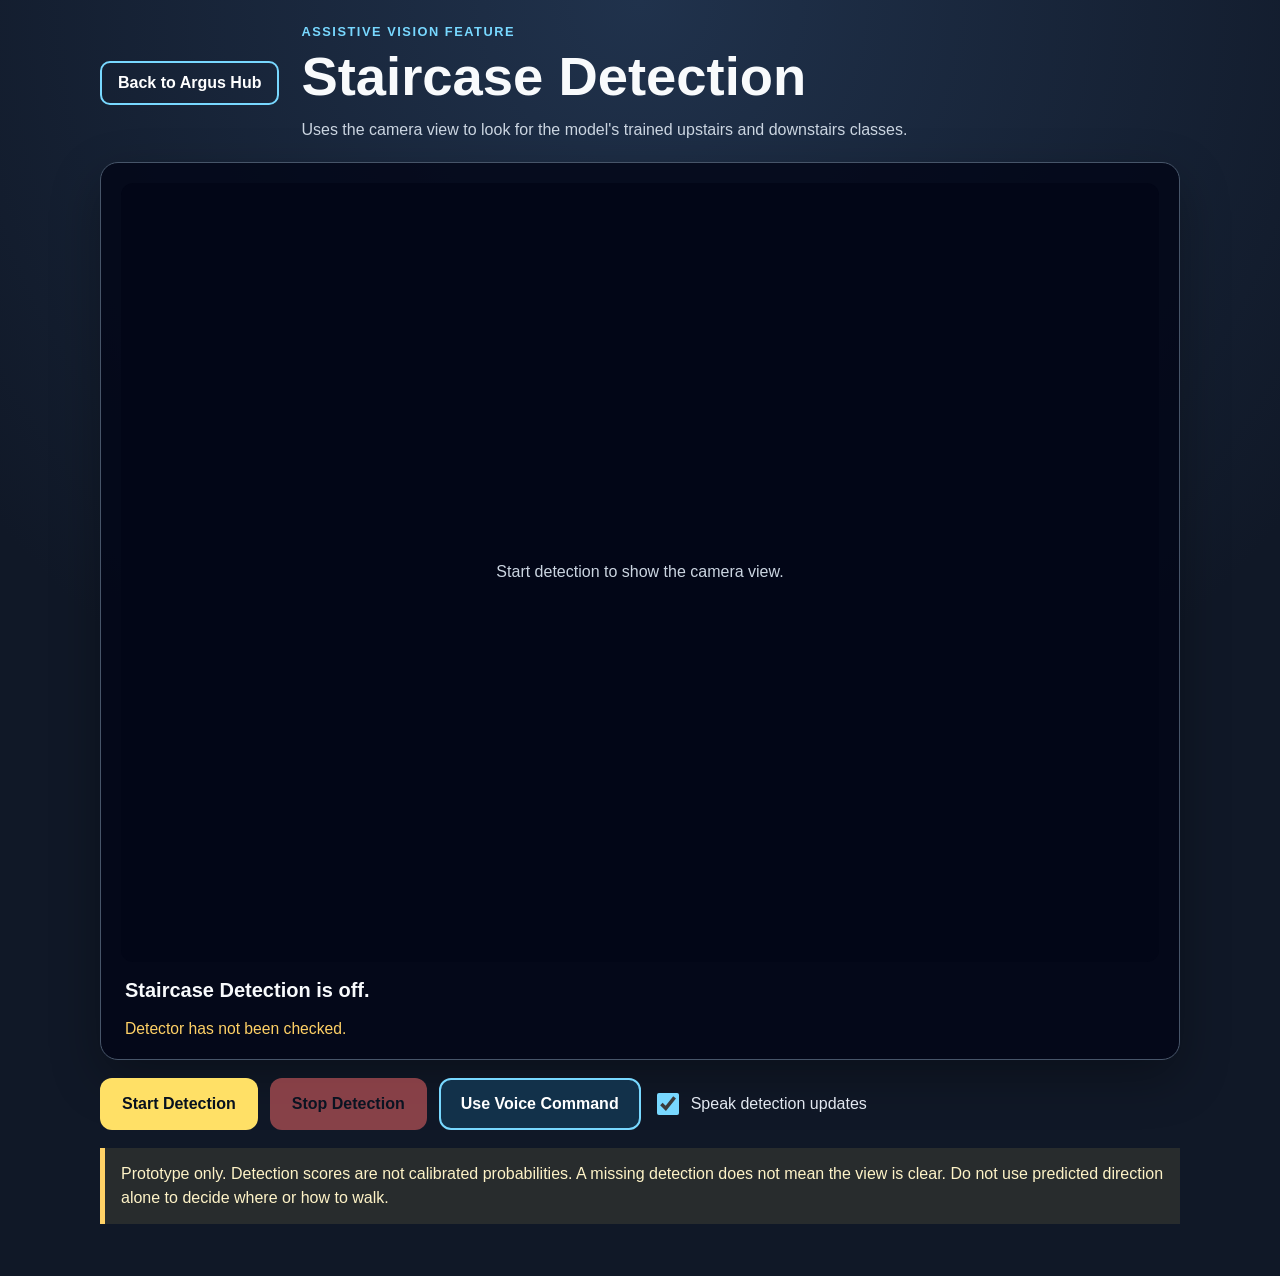
<file: staircase-detection/index.html>
<!DOCTYPE html>
<html lang="en">

<head>
    <meta charset="UTF-8">
    <meta name="viewport" content="width=device-width, initial-scale=1.0">
    <meta name="theme-color" content="#101827">
    <title>Staircase Detection | Argus AI</title>
    <link rel="stylesheet" href="style.css">
    <script src="../assets/js/visibility-gate.js"></script>
</head>

<body>
    <main class="staircase-app">
        <header class="page-header">
            <a class="back-link" href="../index.html">Back to Argus Hub</a>
            <div>
                <p class="eyebrow">ASSISTIVE VISION FEATURE</p>
                <h1>Staircase Detection</h1>
                <p class="intro">Uses the camera view to look for the model's trained upstairs and downstairs classes.</p>
            </div>
        </header>

        <section class="camera-panel" aria-label="Staircase camera view">
            <div class="camera-stage" id="camera-stage">
                <video id="camera-video" playsinline muted hidden></video>
                <canvas id="camera-canvas" aria-label="Live camera view with staircase detection boxes"></canvas>
                <div class="camera-placeholder" id="camera-placeholder">
                    Start detection to show the camera view.
                </div>
            </div>
            <p id="detection-status" class="status-message" role="status" aria-live="polite">
                Staircase Detection is off.
            </p>
            <p id="detector-health" class="health-message" role="status" aria-live="polite">
                Detector has not been checked.
            </p>
        </section>

        <section class="controls" aria-label="Staircase detection controls">
            <button type="button" id="start-detection" class="primary-button">Start Detection</button>
            <button type="button" id="stop-detection" class="stop-button" disabled>Stop Detection</button>
            <button type="button" id="voice-command" class="voice-button">Use Voice Command</button>
            <label class="voice-option">
                <input type="checkbox" id="voice-guidance" checked>
                Speak detection updates
            </label>
        </section>

        <p class="safety-note">
            Prototype only. Detection scores are not calibrated probabilities. A missing detection does not mean the
            view is clear. Do not use predicted direction alone to decide where or how to walk.
        </p>
    </main>

    <script src="../assets/js/feature-flags.js"></script>
    <script src="../assets/js/voice-profile-core.js"></script>
    <script src="../assets/js/companion-controller.js"></script>
    <script src="camera-session.js"></script>
    <script src="decision.js"></script>
    <script src="app.js"></script>
</body>

</html>
</file>
<file: assets/css/profile-setup.css>
/* ------------------------------------------------------------------
   ARGUS.AI — VOICE-GUIDED PROFILE ONBOARDING STYLES
   Design System: Dark navy/black (#0A0A0A / #0D1319), Teal/Cyan (#5EEAD4 / #00F2FE),
   Coral (#FF6B5C), Space Grotesk + Inter + IBM Plex Mono
   ------------------------------------------------------------------ */

:root {
  --profile-bg-overlay: rgba(8, 12, 18, 0.88);
  --profile-card-bg: #0e1520;
  --profile-card-border: rgba(94, 234, 212, 0.2);
  --profile-teal: #5EEAD4;
  --profile-cyan: #00F2FE;
  --profile-coral: #FF6B5C;
  --profile-amber: #FBBF24;
  --profile-text-primary: #F8FAFC;
  --profile-text-muted: #94A3B8;
  --profile-surface: rgba(255, 255, 255, 0.04);
  --profile-surface-hover: rgba(255, 255, 255, 0.08);
}

/* Modal Overlay */
.argus-profile-modal-overlay {
  position: fixed;
  inset: 0;
  background: var(--profile-bg-overlay);
  backdrop-filter: blur(16px);
  -webkit-backdrop-filter: blur(16px);
  display: none;
  align-items: center;
  justify-content: center;
  z-index: 10050;
  padding: 16px;
  overflow-y: auto;
}

.argus-profile-modal-overlay.active {
  display: flex;
}

/* Modal Card */
.argus-profile-card {
  background: var(--profile-card-bg);
  border: 1px solid var(--profile-card-border);
  border-radius: 24px;
  max-width: 620px;
  width: 100%;
  padding: 32px;
  box-shadow: 0 30px 80px rgba(0, 0, 0, 0.85), 0 0 50px rgba(0, 242, 254, 0.12);
  color: var(--profile-text-primary);
  font-family: var(--font-body, 'Inter', -apple-system, sans-serif);
  position: relative;
  animation: profileCardEnter 0.3s cubic-bezier(0.16, 1, 0.3, 1);
  box-sizing: border-box;
  margin: auto;
}

@keyframes profileCardEnter {
  from {
    opacity: 0;
    transform: scale(0.96) translateY(12px);
  }
  to {
    opacity: 1;
    transform: scale(1) translateY(0);
  }
}

/* Top Modal Bar */
.profile-modal-header {
  display: flex;
  align-items: center;
  justify-content: space-between;
  margin-bottom: 20px;
}

.profile-brand-pill {
  display: inline-flex;
  align-items: center;
  gap: 8px;
  font-family: var(--font-mono, monospace);
  font-size: 11px;
  font-weight: 600;
  text-transform: uppercase;
  letter-spacing: 0.08em;
  color: var(--profile-cyan);
  background: rgba(0, 242, 254, 0.1);
  border: 1px solid rgba(0, 242, 254, 0.25);
  padding: 5px 12px;
  border-radius: 20px;
}

.profile-close-btn {
  background: var(--profile-surface);
  border: 1px solid rgba(255, 255, 255, 0.1);
  color: var(--profile-text-muted);
  font-size: 18px;
  width: 36px;
  height: 36px;
  border-radius: 50%;
  cursor: pointer;
  display: flex;
  align-items: center;
  justify-content: center;
  transition: all 0.2s ease;
}

.profile-close-btn:hover,
.profile-close-btn:focus-visible {
  color: #fff;
  background: var(--profile-surface-hover);
  border-color: var(--profile-teal);
  outline: 2px solid var(--profile-teal);
  outline-offset: 2px;
}

/* Progress Indicator */
.profile-progress-bar-wrap {
  margin-bottom: 24px;
}

.profile-progress-header {
  display: flex;
  justify-content: space-between;
  align-items: center;
  font-family: var(--font-mono, monospace);
  font-size: 12px;
  color: var(--profile-text-muted);
  margin-bottom: 8px;
}

.profile-progress-title {
  color: var(--profile-teal);
  font-weight: 600;
}

.profile-progress-track {
  width: 100%;
  height: 6px;
  background: rgba(255, 255, 255, 0.08);
  border-radius: 6px;
  overflow: hidden;
}

.profile-progress-fill {
  height: 100%;
  width: 20%;
  background: linear-gradient(90deg, var(--profile-teal), var(--profile-cyan));
  border-radius: 6px;
  transition: width 0.4s cubic-bezier(0.16, 1, 0.3, 1);
  box-shadow: 0 0 10px rgba(94, 234, 212, 0.5);
}

/* ------------------------------------------------------------------
   FRIENDLY 3D-STYLE ANIMATED ARGUS ROBOT
   ------------------------------------------------------------------ */
.robot-avatar-container {
  display: flex;
  flex-direction: column;
  align-items: center;
  justify-content: center;
  margin: 10px auto 20px auto;
  position: relative;
}

.robot-svg-wrapper {
  width: 140px;
  height: 140px;
  position: relative;
  display: flex;
  align-items: center;
  justify-content: center;
  filter: drop-shadow(0 15px 25px rgba(0, 242, 254, 0.25));
}

.robot-svg-graphic {
  width: 100%;
  height: 100%;
  animation: robotHover 3.6s ease-in-out infinite;
  transform-origin: center bottom;
}

/* Idle Hover Animation */
@keyframes robotHover {
  0%, 100% {
    transform: translateY(0px) rotate(0deg);
  }
  50% {
    transform: translateY(-8px) rotate(1deg);
  }
}

/* Robot Visor Eyes Blink */
.robot-eye {
  transform-origin: center;
  animation: robotEyeBlink 4.5s ease-in-out infinite;
}

@keyframes robotEyeBlink {
  0%, 94%, 98%, 100% {
    transform: scaleY(1);
  }
  96% {
    transform: scaleY(0.1);
  }
}

/* Speaking State */
.robot-speaking .robot-svg-graphic {
  animation: robotSpeakBounce 0.45s ease-in-out infinite alternate;
}

.robot-speaking .robot-eye {
  fill: #00F2FE;
  filter: drop-shadow(0 0 8px #00F2FE);
}

.robot-speaking .robot-mouth-wave {
  opacity: 1;
  animation: mouthWavePulse 0.35s ease-in-out infinite alternate;
}

@keyframes robotSpeakBounce {
  from { transform: translateY(-4px) scale(1); }
  to { transform: translateY(-8px) scale(1.02); }
}

@keyframes mouthWavePulse {
  from { stroke-width: 2.5; stroke: #5EEAD4; }
  to { stroke-width: 4.5; stroke: #00F2FE; }
}

/* Listening State */
.robot-listening .robot-listening-halo {
  opacity: 1;
  animation: listeningHaloPulse 1.4s ease-out infinite;
}

.robot-listening .robot-svg-graphic {
  animation: robotListenTilt 2s ease-in-out infinite alternate;
}

@keyframes listeningHaloPulse {
  0% {
    r: 48;
    opacity: 0.8;
    stroke-width: 3;
  }
  100% {
    r: 68;
    opacity: 0;
    stroke-width: 1;
  }
}

@keyframes robotListenTilt {
  from { transform: translateY(-6px) rotate(-2deg); }
  to { transform: translateY(-6px) rotate(2deg); }
}

/* Robot Shadow */
.robot-shadow {
  width: 80px;
  height: 10px;
  background: radial-gradient(ellipse at center, rgba(0, 242, 254, 0.35) 0%, rgba(0, 0, 0, 0) 70%);
  border-radius: 50%;
  margin-top: -6px;
  animation: robotShadowPulse 3.6s ease-in-out infinite;
}

@keyframes robotShadowPulse {
  0%, 100% {
    transform: scale(1);
    opacity: 0.6;
  }
  50% {
    transform: scale(0.8);
    opacity: 0.3;
  }
}

/* Status Pill Badge */
.robot-status-pill {
  display: inline-flex;
  align-items: center;
  gap: 6px;
  font-family: var(--font-mono, monospace);
  font-size: 11px;
  font-weight: 600;
  padding: 4px 12px;
  border-radius: 12px;
  margin-top: 10px;
  background: rgba(255, 255, 255, 0.05);
  border: 1px solid rgba(255, 255, 255, 0.1);
  color: var(--profile-text-muted);
  transition: all 0.25s ease;
}

.robot-status-pill.status-speaking {
  background: rgba(94, 234, 212, 0.15);
  border-color: rgba(94, 234, 212, 0.4);
  color: var(--profile-teal);
}

.robot-status-pill.status-listening {
  background: rgba(0, 242, 254, 0.18);
  border-color: rgba(0, 242, 254, 0.5);
  color: var(--profile-cyan);
  box-shadow: 0 0 14px rgba(0, 242, 254, 0.3);
}

.robot-status-pill.status-confirming {
  background: rgba(251, 191, 36, 0.15);
  border-color: rgba(251, 191, 36, 0.4);
  color: var(--profile-amber);
}

.robot-status-pill.status-error {
  background: rgba(255, 107, 92, 0.15);
  border-color: rgba(255, 107, 92, 0.4);
  color: var(--profile-coral);
}

/* ------------------------------------------------------------------
   WELCOME VIEW
   ------------------------------------------------------------------ */
.profile-speech-bubble {
  background: rgba(255, 255, 255, 0.04);
  border: 1px solid rgba(255, 255, 255, 0.1);
  border-radius: 18px;
  padding: 18px 22px;
  font-size: 15px;
  line-height: 1.6;
  color: #E2E8F0;
  text-align: center;
  margin-bottom: 24px;
  position: relative;
}

.profile-speech-bubble::before {
  content: "";
  position: absolute;
  top: -8px;
  left: 50%;
  transform: translateX(-50%) rotate(45deg);
  width: 14px;
  height: 14px;
  background: var(--profile-card-bg);
  border-top: 1px solid rgba(255, 255, 255, 0.1);
  border-left: 1px solid rgba(255, 255, 255, 0.1);
}

.profile-btn-col {
  display: flex;
  flex-direction: column;
  gap: 12px;
}

/* Primary Voice CTA */
.btn-profile-primary {
  display: flex;
  align-items: center;
  justify-content: center;
  gap: 10px;
  width: 100%;
  padding: 16px 24px;
  font-family: var(--font-body, sans-serif);
  font-size: 16px;
  font-weight: 700;
  color: #0A0A0A;
  background: linear-gradient(135deg, #5EEAD4 0%, #00F2FE 100%);
  border: none;
  border-radius: 14px;
  cursor: pointer;
  box-shadow: 0 4px 20px rgba(94, 234, 212, 0.35);
  transition: all 0.25s cubic-bezier(0.16, 1, 0.3, 1);
  min-height: 52px;
}

.btn-profile-primary:hover,
.btn-profile-primary:focus-visible {
  transform: translateY(-2px);
  box-shadow: 0 6px 28px rgba(94, 234, 212, 0.55);
  outline: 2px solid var(--profile-cyan);
  outline-offset: 3px;
}

/* Secondary Action Button */
.btn-profile-secondary {
  display: flex;
  align-items: center;
  justify-content: center;
  gap: 8px;
  width: 100%;
  padding: 14px 22px;
  font-family: var(--font-body, sans-serif);
  font-size: 15px;
  font-weight: 600;
  color: var(--profile-text-primary);
  background: var(--profile-surface);
  border: 1px solid rgba(255, 255, 255, 0.15);
  border-radius: 14px;
  cursor: pointer;
  transition: all 0.2s ease;
  min-height: 48px;
}

.btn-profile-secondary:hover,
.btn-profile-secondary:focus-visible {
  background: var(--profile-surface-hover);
  border-color: var(--profile-teal);
  color: #fff;
  outline: 2px solid var(--profile-teal);
  outline-offset: 2px;
}

/* Tertiary Skip Link / Button */
.btn-profile-skip {
  background: transparent;
  border: none;
  color: var(--profile-text-muted);
  font-family: var(--font-body, sans-serif);
  font-size: 14px;
  font-weight: 500;
  padding: 10px;
  cursor: pointer;
  text-align: center;
  text-decoration: underline;
  text-underline-offset: 4px;
  transition: color 0.2s ease;
  min-height: 44px;
}

.btn-profile-skip:hover,
.btn-profile-skip:focus-visible {
  color: var(--profile-text-primary);
  outline: 2px solid var(--profile-teal);
  outline-offset: 2px;
}

/* Voice Preview Button */
.btn-profile-preview-voice {
  background: rgba(0, 242, 254, 0.08);
  border: 1px solid rgba(0, 242, 254, 0.25);
  color: var(--profile-cyan);
  font-family: var(--font-body, sans-serif);
  font-size: 13px;
  font-weight: 600;
  padding: 8px 16px;
  border-radius: 10px;
  cursor: pointer;
  display: inline-flex;
  align-items: center;
  gap: 6px;
  transition: all 0.2s ease;
  min-height: 40px;
}

.btn-profile-preview-voice:hover,
.btn-profile-preview-voice:focus-visible {
  background: rgba(0, 242, 254, 0.18);
  border-color: var(--profile-teal);
  color: #fff;
  outline: 2px solid var(--profile-teal);
  outline-offset: 1px;
}

/* ------------------------------------------------------------------
   CONVERSATIONAL VIEW
   ------------------------------------------------------------------ */
.conversation-question-card {
  text-align: center;
  margin-bottom: 20px;
}

.conversation-question-title {
  font-family: var(--font-display, 'Space Grotesk', sans-serif);
  font-size: 1.5rem;
  font-weight: 700;
  color: #FFFFFF;
  margin-bottom: 8px;
  line-height: 1.35;
}

.conversation-question-help {
  font-size: 0.9rem;
  color: var(--profile-text-muted);
}

/* Audio Wave Visualizer */
.audio-wave-container {
  display: flex;
  align-items: center;
  justify-content: center;
  gap: 5px;
  height: 40px;
  margin: 16px 0;
}

.wave-bar {
  width: 4px;
  height: 8px;
  background: var(--profile-cyan);
  border-radius: 4px;
  transition: height 0.15s ease;
}

.audio-wave-container.active .wave-bar {
  animation: waveBarBounce 0.8s ease-in-out infinite alternate;
}

.audio-wave-container.active .wave-bar:nth-child(2) { animation-delay: 0.15s; }
.audio-wave-container.active .wave-bar:nth-child(3) { animation-delay: 0.3s; }
.audio-wave-container.active .wave-bar:nth-child(4) { animation-delay: 0.45s; }
.audio-wave-container.active .wave-bar:nth-child(5) { animation-delay: 0.2s; }
.audio-wave-container.active .wave-bar:nth-child(6) { animation-delay: 0.35s; }
.audio-wave-container.active .wave-bar:nth-child(7) { animation-delay: 0.5s; }

@keyframes waveBarBounce {
  0% { height: 6px; opacity: 0.3; }
  100% { height: 32px; opacity: 1; box-shadow: 0 0 10px var(--profile-cyan); }
}

/* Transcript Box */
.transcript-box {
  background: rgba(0, 0, 0, 0.45);
  border: 1px solid rgba(255, 255, 255, 0.12);
  border-radius: 14px;
  padding: 16px;
  margin-bottom: 20px;
  min-height: 70px;
  display: flex;
  flex-direction: column;
  justify-content: center;
}

.transcript-header {
  display: flex;
  align-items: center;
  justify-content: space-between;
  font-family: var(--font-mono, monospace);
  font-size: 11px;
  color: var(--profile-text-muted);
  margin-bottom: 6px;
}

.transcript-content {
  font-size: 16px;
  font-weight: 500;
  color: #F8FAFC;
  line-height: 1.4;
  word-break: break-word;
}

.transcript-content.placeholder {
  color: #64748B;
  font-style: italic;
}

/* Spoken Command Helpers */
.command-chips-row {
  display: flex;
  flex-wrap: wrap;
  gap: 8px;
  justify-content: center;
  margin-bottom: 20px;
}

.command-chip {
  background: rgba(255, 255, 255, 0.05);
  border: 1px solid rgba(255, 255, 255, 0.12);
  border-radius: 20px;
  font-family: var(--font-mono, monospace);
  font-size: 12px;
  color: #CBD5E1;
  padding: 6px 14px;
  cursor: pointer;
  transition: all 0.2s ease;
}

.command-chip:hover,
.command-chip:focus-visible {
  border-color: var(--profile-teal);
  color: #fff;
  background: rgba(94, 234, 212, 0.12);
  outline: 2px solid var(--profile-teal);
  outline-offset: 2px;
}

/* Action Button Grid for Conversation */
.conversation-actions-grid {
  display: grid;
  grid-template-columns: 1fr 1fr;
  gap: 10px;
  margin-bottom: 12px;
}

.conversation-nav-row {
  display: flex;
  align-items: center;
  justify-content: space-between;
  margin-top: 10px;
  padding-top: 12px;
  border-top: 1px solid rgba(255, 255, 255, 0.08);
}

.btn-profile-confirm-yes {
  background: linear-gradient(135deg, #10B981, #059669);
  color: #FFFFFF;
  border: none;
  border-radius: 12px;
  padding: 14px;
  font-size: 15px;
  font-weight: 700;
  cursor: pointer;
  transition: all 0.2s ease;
  box-shadow: 0 4px 14px rgba(16, 185, 129, 0.3);
}

.btn-profile-confirm-yes:hover,
.btn-profile-confirm-yes:focus-visible {
  filter: brightness(1.15);
  outline: 2px solid #34D399;
  outline-offset: 2px;
}

.btn-profile-confirm-no {
  background: rgba(255, 107, 92, 0.15);
  border: 1px solid rgba(255, 107, 92, 0.35);
  color: #FFA59E;
  border-radius: 12px;
  padding: 14px;
  font-size: 15px;
  font-weight: 600;
  cursor: pointer;
  transition: all 0.2s ease;
}

.btn-profile-confirm-no:hover,
.btn-profile-confirm-no:focus-visible {
  background: rgba(255, 107, 92, 0.28);
  color: #fff;
  outline: 2px solid var(--profile-coral);
  outline-offset: 2px;
}

/* ------------------------------------------------------------------
   MANUAL FORM VIEW
   ------------------------------------------------------------------ */
.manual-form-container {
  display: flex;
  flex-direction: column;
  gap: 16px;
  max-height: 60vh;
  overflow-y: auto;
  padding-right: 6px;
}

.manual-form-group {
  display: flex;
  flex-direction: column;
  gap: 6px;
}

.manual-label {
  font-size: 0.88rem;
  font-weight: 600;
  color: #CBD5E1;
  display: flex;
  align-items: center;
  justify-content: space-between;
}

.manual-required-badge {
  font-family: var(--font-mono, monospace);
  font-size: 11px;
  color: var(--profile-coral);
}

.manual-optional-badge {
  font-family: var(--font-mono, monospace);
  font-size: 11px;
  color: var(--profile-text-muted);
}

.manual-input {
  background: rgba(0, 0, 0, 0.45);
  border: 1px solid rgba(255, 255, 255, 0.14);
  border-radius: 12px;
  padding: 12px 16px;
  color: #FFFFFF;
  font-family: var(--font-body, sans-serif);
  font-size: 15px;
  transition: all 0.2s ease;
}

.manual-input:focus {
  border-color: var(--profile-teal);
  box-shadow: 0 0 12px rgba(94, 234, 212, 0.25);
  outline: 2px solid var(--profile-teal);
  outline-offset: 1px;
}

.manual-input-hint {
  font-size: 0.78rem;
  color: #94A3B8;
}

.manual-error-alert {
  background: rgba(255, 107, 92, 0.15);
  border: 1px solid rgba(255, 107, 92, 0.4);
  color: #FFA59E;
  padding: 12px;
  border-radius: 10px;
  font-size: 0.88rem;
  display: none;
}

/* ------------------------------------------------------------------
   REVIEW & SUMMARY VIEW
   ------------------------------------------------------------------ */
.review-summary-card {
  background: rgba(0, 0, 0, 0.45);
  border: 1px solid rgba(255, 255, 255, 0.1);
  border-radius: 16px;
  padding: 18px;
  margin-bottom: 20px;
  display: flex;
  flex-direction: column;
  gap: 14px;
}

.review-item {
  display: flex;
  align-items: flex-start;
  justify-content: space-between;
  border-bottom: 1px solid rgba(255, 255, 255, 0.06);
  padding-bottom: 10px;
}

.review-item:last-child {
  border-bottom: none;
  padding-bottom: 0;
}

.review-item-label {
  font-size: 0.82rem;
  color: var(--profile-text-muted);
  text-transform: uppercase;
  letter-spacing: 0.05em;
  font-family: var(--font-mono, monospace);
  margin-bottom: 2px;
}

.review-item-value {
  font-size: 1rem;
  font-weight: 600;
  color: #F8FAFC;
}

.btn-review-edit {
  background: transparent;
  border: 1px solid rgba(255, 255, 255, 0.15);
  color: var(--profile-teal);
  font-size: 12px;
  font-weight: 600;
  padding: 4px 10px;
  border-radius: 8px;
  cursor: pointer;
  transition: all 0.2s ease;
}

.btn-review-edit:hover,
.btn-review-edit:focus-visible {
  background: rgba(94, 234, 212, 0.15);
  border-color: var(--profile-teal);
  outline: 2px solid var(--profile-teal);
  outline-offset: 1px;
}

.privacy-notice-box {
  display: flex;
  align-items: flex-start;
  gap: 10px;
  background: rgba(0, 242, 254, 0.06);
  border: 1px solid rgba(0, 242, 254, 0.2);
  border-radius: 12px;
  padding: 12px 14px;
  margin-bottom: 20px;
  font-size: 0.8rem;
  color: #94A3B8;
  line-height: 1.5;
}

.privacy-icon {
  font-size: 16px;
  color: var(--profile-cyan);
}

/* ------------------------------------------------------------------
   TOP BAR BANNER & NAV PROFILE BUTTON
   ------------------------------------------------------------------ */
.profile-incomplete-banner {
  background: linear-gradient(90deg, rgba(251, 191, 36, 0.15), rgba(0, 242, 254, 0.15));
  border-bottom: 1px solid rgba(251, 191, 36, 0.3);
  padding: 10px 24px;
  font-size: 0.88rem;
  display: none;
  align-items: center;
  justify-content: space-between;
  color: #FEF3C7;
  z-index: 1000;
  position: relative;
}

.profile-incomplete-banner.active {
  display: flex;
}

.banner-action-btn {
  background: #FBBF24;
  color: #0A0A0A;
  font-weight: 700;
  font-size: 12px;
  padding: 5px 14px;
  border-radius: 14px;
  border: none;
  cursor: pointer;
  margin-left: 10px;
  transition: all 0.2s ease;
}

.banner-action-btn:hover {
  background: #F59E0B;
}

.banner-dismiss-btn {
  background: transparent;
  border: none;
  color: #CBD5E1;
  font-size: 16px;
  cursor: pointer;
  margin-left: 12px;
}

.nav-profile-btn {
  display: inline-flex;
  align-items: center;
  gap: 6px;
  padding: 10px 18px;
  font-family: var(--font-body, sans-serif);
  font-size: 14px;
  font-weight: 600;
  color: var(--profile-teal);
  background: rgba(94, 234, 212, 0.08);
  border: 1px solid var(--profile-teal);
  cursor: pointer;
  text-decoration: none;
  transition: all 0.25s cubic-bezier(0.16, 1, 0.3, 1);
}

.nav-profile-btn:hover,
.nav-profile-btn:focus-visible {
  background: var(--profile-teal);
  color: #0A0A0A;
  outline: 2px solid var(--profile-teal);
  outline-offset: 2px;
}

/* Clear Profile Danger Button */
.btn-profile-clear {
  background: transparent;
  border: none;
  color: #EF4444;
  font-size: 12px;
  cursor: pointer;
  text-decoration: underline;
  padding: 6px;
  display: inline-block;
  margin-top: 12px;
}

.btn-profile-clear:hover {
  color: #DC2626;
}

/* Mobile Responsiveness */
@media (max-width: 640px) {
  .argus-profile-card {
    padding: 22px 18px;
    border-radius: 18px;
  }

  .conversation-question-title {
    font-size: 1.25rem;
  }

  .conversation-actions-grid {
    grid-template-columns: 1fr;
  }

  .robot-svg-wrapper {
    width: 110px;
    height: 110px;
  }
}
</file>
<file: assets/css/companion-ui.css>
/* Argus.AI home screen styles; warm editorial overrides follow legacy hooks. */

:root {
  /* Canvas & Card Surfaces */
  --argus-page-bg: #E8EEF5;
  --argus-page-bg-gradient: radial-gradient(circle at 50% 120px, #FFFFFF 0%, #E8EEF5 80%);
  --argus-card-surface: #FFFFFF;
  --argus-panel-surface: #F8FAFD;
  --argus-border: #E2E8F0;
  --argus-border-subtle: #EDF2F7;

  /* Midnight Navy & Royal Blue */
  --argus-navy: #0B192C;
  --argus-navy-light: #162A45;
  --argus-blue: #0077FF;
  --argus-blue-hover: #0060DF;

  /* Electric Cyan / Teal Glow */
  --argus-cyan: #00D2D3;
  --argus-cyan-glow: rgba(0, 210, 211, 0.45);
  --argus-cyan-tint: rgba(0, 210, 211, 0.12);

  /* Typography Colors */
  --argus-text-title: #0B192C;
  --argus-text-body: #475569;
  --argus-text-muted: #64748B;
  --argus-text-white: #FFFFFF;

  /* Pastel Tool Frame Colors (Exact reference matches) */
  --tool-green-bg: #E6F9F0;
  --tool-green-fg: #10B981;
  --tool-blue-bg: #E0F2FE;
  --tool-blue-fg: #0284C7;
  --tool-purple-bg: #F3E8FF;
  --tool-purple-fg: #8B5CF6;
  --tool-orange-bg: #FFEDD5;
  --tool-orange-fg: #EA580C;
  --tool-cyan-bg: #E0F2FE;
  --tool-cyan-fg: #0284C7;
  --tool-indigo-bg: #EDE9FE;
  --tool-indigo-fg: #6366F1;

  /* Emergency SOS Coral/Red */
  --argus-sos-red: #EF4444;
  --argus-sos-red-hover: #DC2626;
  --argus-sos-shadow: rgba(239, 68, 68, 0.35);

  /* Elevation & Shadows */
  --argus-shadow-dashboard: 0 20px 60px rgba(11, 25, 44, 0.08), 0 2px 10px rgba(11, 25, 44, 0.02);
  --argus-shadow-card: 0 2px 8px rgba(11, 25, 44, 0.04);
  --argus-shadow-card-hover: 0 8px 24px rgba(11, 25, 44, 0.08);
  --argus-shadow-cta: 0 0 28px rgba(0, 210, 211, 0.45), 0 8px 24px rgba(11, 25, 44, 0.35);

  /* Typography */
  --argus-font: 'Inter', 'Noto Sans Telugu', 'Noto Sans Devanagari', -apple-system, BlinkMacSystemFont, 'Segoe UI', Roboto, sans-serif;
  --argus-font-display: 'Inter', 'Noto Sans Telugu', 'Noto Sans Devanagari', -apple-system, BlinkMacSystemFont, sans-serif;
}

*, *::before, *::after {
  box-sizing: border-box;
}

/* Accessibility utility */
.sr-only {
  position: absolute;
  width: 1px;
  height: 1px;
  padding: 0;
  margin: -1px;
  overflow: hidden;
  clip: rect(0, 0, 0, 0);
  white-space: nowrap;
  border: 0;
}

/* Body: Pale pearl-grey / ice blue canvas */
body.companion-mode {
  background-color: var(--argus-page-bg);
  background-image: var(--argus-page-bg-gradient);
  background-attachment: fixed;
  color: var(--argus-text-body);
  font-family: var(--argus-font);
  margin: 0;
  padding: 0;
  min-height: 100vh;
  -webkit-font-smoothing: antialiased;
}

/* Master Centered Dashboard Frame matching Approved Desktop Reference */
.companion-wrapper {
  max-width: 1140px;
  margin: 24px auto;
  padding: 24px 32px 28px 32px;
  background: var(--argus-card-surface);
  border: 1px solid var(--argus-border);
  border-radius: 28px;
  box-shadow: var(--argus-shadow-dashboard);
  display: flex;
  flex-direction: column;
  position: relative;
}

/* ==========================================================================
   1. COMPACT HEADER MATCHING REFERENCE
   ========================================================================== */
.companion-header {
  display: flex;
  align-items: center;
  justify-content: space-between;
  padding-bottom: 20px;
  border-bottom: 1px solid var(--argus-border-subtle);
  gap: 16px;
}

.companion-brand-group {
  display: flex;
  align-items: baseline;
  gap: 12px;
}

.companion-brand-logo {
  display: inline-flex;
  align-items: center;
  gap: 10px;
  text-decoration: none;
}

.argus-eye-logo-svg {
  width: 38px;
  height: 30px;
  flex-shrink: 0;
}

.companion-wordmark {
  font-size: 1.45rem;
  font-weight: 800;
  letter-spacing: -0.02em;
  color: var(--argus-navy);
}

.companion-tagline {
  font-size: 0.85rem;
  color: var(--argus-text-muted);
  font-weight: 500;
}

/* Right Header Actions: Profile Pill & Emergency SOS */
.companion-header-actions {
  display: flex;
  align-items: center;
  gap: 12px;
}

/* Header Language Selector */
.header-language-container {
  display: inline-flex;
  align-items: center;
}

.header-language-wrapper {
  display: inline-flex;
  align-items: center;
  gap: 6px;
  background: #F8FAFC;
  border: 1px solid var(--argus-border);
  border-radius: 9999px;
  padding: 7px 12px 7px 10px;
  color: var(--argus-navy);
  font-size: 0.88rem;
  font-weight: 600;
  transition: all 0.2s ease;
}

.header-language-wrapper:hover,
.header-language-wrapper:focus-within {
  background: #EDF2F7;
  border-color: #CBD5E1;
}

.language-globe-icon {
  font-size: 0.95rem;
  line-height: 1;
}

.header-language-select {
  background: transparent;
  border: none;
  color: var(--argus-navy);
  font-family: inherit;
  font-size: 0.86rem;
  font-weight: 600;
  cursor: pointer;
  outline: none;
  padding-right: 4px;
}

.header-language-select option {
  background: #FFFFFF;
  color: var(--argus-navy);
  font-family: inherit;
  font-weight: 500;
  padding: 6px;
}

.btn-companion-profile {
  display: inline-flex;
  align-items: center;
  gap: 8px;
  background: #F8FAFC;
  border: 1px solid var(--argus-border);
  border-radius: 9999px;
  padding: 8px 14px 8px 10px;
  color: var(--argus-navy);
  font-size: 0.88rem;
  font-weight: 600;
  cursor: pointer;
  transition: all 0.2s ease;
  font-family: inherit;
}

.btn-companion-profile:hover {
  background: #EDF2F7;
  border-color: #CBD5E1;
}

.profile-avatar-circle {
  width: 26px;
  height: 26px;
  border-radius: 50%;
  background: var(--argus-navy);
  color: #FFFFFF;
  display: flex;
  align-items: center;
  justify-content: center;
}

.profile-dropdown-caret {
  font-size: 0.68rem;
  color: var(--argus-text-muted);
  margin-left: 2px;
}

.btn-companion-sos-header {
  display: inline-flex;
  align-items: center;
  gap: 8px;
  background: var(--argus-sos-red);
  color: #FFFFFF;
  border: none;
  border-radius: 9999px;
  padding: 9px 18px;
  font-size: 0.88rem;
  font-weight: 700;
  cursor: pointer;
  box-shadow: 0 4px 14px var(--argus-sos-shadow);
  transition: all 0.2s ease;
  font-family: inherit;
}

.btn-companion-sos-header:hover {
  background: var(--argus-sos-red-hover);
  transform: translateY(-1px);
  box-shadow: 0 6px 18px var(--argus-sos-shadow);
}

.btn-companion-sos-header:active {
  transform: translateY(0);
}

/* ==========================================================================
   2. THREE-COLUMN HERO SECTION MATCHING APPROVED REFERENCE
   ========================================================================== */
.companion-hero-section {
  display: grid;
  grid-template-columns: 280px 1fr 270px;
  gap: 28px;
  align-items: center;
  padding: 24px 0 32px 0;
  position: relative;
}

/* Left Hero: 3D Robot with Cyan Aura */
.hero-col-robot {
  display: flex;
  align-items: center;
  justify-content: center;
  position: relative;
}

.robot-ambient-glow {
  position: absolute;
  width: 250px;
  height: 250px;
  border-radius: 50%;
  background: radial-gradient(circle, var(--argus-cyan-tint) 0%, transparent 72%);
  z-index: 0;
  pointer-events: none;
}

.robot-3d-companion-img {
  position: relative;
  z-index: 1;
  width: 250px;
  height: auto;
  max-height: 260px;
  object-fit: contain;
  transition: transform 0.3s cubic-bezier(0.16, 1, 0.3, 1);
  filter: drop-shadow(0 12px 24px rgba(0, 30, 60, 0.08));
}

.hero-col-robot:hover .robot-3d-companion-img {
  transform: translateY(-4px) scale(1.02);
}

/* Center Hero: Greeting, Speak CTA, Ready Status */
.hero-col-center {
  display: flex;
  flex-direction: column;
  justify-content: center;
  text-align: left;
  padding: 0 8px;
}

.companion-hero-greeting {
  font-size: 2.75rem;
  font-weight: 800;
  letter-spacing: -0.03em;
  line-height: 1.15;
  color: var(--argus-navy);
  margin: 0 0 8px 0;
}

.greeting-name-highlight {
  color: var(--argus-blue);
}

.companion-hero-sub {
  font-size: 1.15rem;
  color: var(--argus-text-muted);
  font-weight: 500;
  margin: 0 0 24px 0;
}

/* CTA & Status Stack */
.voice-cta-container {
  display: flex;
  flex-direction: column;
  align-items: flex-start;
  gap: 12px;
}

.btn-tap-to-speak-pill {
  display: inline-flex;
  align-items: center;
  gap: 14px;
  background: linear-gradient(135deg, #0B192C 0%, #162A45 100%);
  color: #FFFFFF;
  border: 1px solid rgba(0, 210, 211, 0.3);
  border-radius: 9999px;
  padding: 12px 30px 12px 16px;
  font-size: 1.05rem;
  font-weight: 700;
  cursor: pointer;
  box-shadow: var(--argus-shadow-cta);
  transition: all 0.25s cubic-bezier(0.16, 1, 0.3, 1);
  font-family: inherit;
  position: relative;
  overflow: hidden;
}

.btn-tap-to-speak-pill:hover {
  transform: translateY(-2px);
  box-shadow: 0 0 35px rgba(0, 210, 211, 0.6), 0 12px 28px rgba(11, 25, 44, 0.4);
  border-color: var(--argus-cyan);
}

.btn-tap-to-speak-pill:active {
  transform: translateY(0);
}

/* Cyan Mic Circle Inside Pill */
.tap-mic-circle {
  width: 36px;
  height: 36px;
  border-radius: 50%;
  background: rgba(0, 210, 211, 0.18);
  border: 1.5px solid var(--argus-cyan);
  color: var(--argus-cyan);
  display: flex;
  align-items: center;
  justify-content: center;
  flex-shrink: 0;
  transition: all 0.2s;
}

.btn-tap-to-speak-pill:hover .tap-mic-circle {
  background: var(--argus-cyan);
  color: var(--argus-navy);
}

.tap-to-speak-text {
  font-weight: 700;
  letter-spacing: -0.01em;
}

/* Status Indicator Pill (Ready / Listening / Speaking) */
.status-indicator-pill {
  display: inline-flex;
  align-items: center;
  gap: 8px;
  background: transparent;
  border: none;
  padding: 4px 10px;
  color: var(--argus-navy);
  font-size: 0.88rem;
  font-weight: 600;
  cursor: pointer;
  border-radius: 9999px;
  transition: all 0.2s;
  font-family: inherit;
}

.status-indicator-pill:hover {
  background: #F1F5F9;
}

.status-indicator-dot {
  width: 8px;
  height: 8px;
  border-radius: 50%;
  background: #10B981;
  display: inline-block;
  box-shadow: 0 0 8px rgba(16, 185, 129, 0.6);
}

.status-indicator-pill.active-listening .status-indicator-dot {
  background: var(--argus-cyan);
  box-shadow: 0 0 10px var(--argus-cyan);
  animation: statusPulse 1.2s infinite;
}

@keyframes statusPulse {
  0% { transform: scale(0.9); opacity: 0.8; }
  50% { transform: scale(1.3); opacity: 1; }
  100% { transform: scale(0.9); opacity: 0.8; }
}

/* Active Audio Waveform when listening */
.compact-audio-waveform {
  display: inline-flex;
  align-items: center;
  gap: 3px;
  height: 14px;
  margin-left: 4px;
}

.compact-wave-bar {
  width: 2.5px;
  height: 100%;
  background: var(--argus-cyan);
  border-radius: 2px;
  animation: waveBounce 0.8s ease-in-out infinite alternate;
}

.compact-wave-bar:nth-child(2) { animation-delay: 0.2s; }
.compact-wave-bar:nth-child(3) { animation-delay: 0.4s; }
.compact-wave-bar:nth-child(4) { animation-delay: 0.1s; }

@keyframes waveBounce {
  from { height: 4px; }
  to { height: 14px; }
}

/* Live Voice Transcript Card */
.voice-transcript-card {
  margin-top: 14px;
  padding: 8px 14px;
  background: #F8FAFC;
  border: 1px solid var(--argus-border);
  border-radius: 12px;
  font-size: 0.84rem;
  color: var(--argus-text-body);
  display: none;
  max-width: 380px;
}

.voice-transcript-card.active {
  display: block;
}

/* Right Hero: Vision Assistant Card */
.hero-col-vision {
  display: flex;
  justify-content: flex-end;
}

.vision-assistant-card {
  width: 100%;
  max-width: 270px;
  background: var(--argus-panel-surface);
  border: 1px solid #E2EAF2;
  border-radius: 22px;
  padding: 24px 20px;
  display: flex;
  flex-direction: column;
  align-items: center;
  text-align: center;
  box-shadow: 0 4px 16px rgba(11, 25, 44, 0.03);
  transition: all 0.25s ease;
}

.vision-assistant-card:hover {
  transform: translateY(-2px);
  box-shadow: 0 8px 24px rgba(11, 25, 44, 0.06);
  border-color: #CBD5E1;
}

.vision-assistant-icon-badge {
  width: 48px;
  height: 48px;
  border-radius: 14px;
  background: #E0F2FE;
  display: flex;
  align-items: center;
  justify-content: center;
  color: var(--argus-blue);
  margin-bottom: 12px;
}

.vision-assistant-title {
  font-size: 1.15rem;
  font-weight: 800;
  color: var(--argus-navy);
  margin: 0 0 6px 0;
  letter-spacing: -0.01em;
}

.vision-assistant-sub {
  font-size: 0.82rem;
  color: var(--argus-text-muted);
  line-height: 1.4;
  margin: 0 0 18px 0;
}

.btn-open-camera {
  display: inline-flex;
  align-items: center;
  gap: 8px;
  background: var(--argus-navy);
  color: #FFFFFF;
  text-decoration: none;
  border-radius: 9999px;
  padding: 10px 20px;
  font-size: 0.86rem;
  font-weight: 700;
  transition: all 0.2s ease;
}

.btn-open-camera:hover {
  background: var(--argus-navy-light);
  transform: translateY(-1px);
  box-shadow: 0 4px 12px rgba(11, 25, 44, 0.2);
}

/* ==========================================================================
   3. SIX CORE ASSISTIVE TOOLS GRID MATCHING APPROVED REFERENCE
   ========================================================================== */
.tools-grid-section {
  margin-top: 10px;
}

.tools-grid-container {
  display: grid;
  grid-template-columns: repeat(3, 1fr);
  gap: 16px;
}

/* Feature Launcher Card */
.tool-action-card {
  display: flex;
  align-items: center;
  gap: 16px;
  background: #FFFFFF;
  border: 1px solid #E8EEF5;
  border-radius: 18px;
  padding: 16px 20px;
  text-decoration: none;
  box-shadow: var(--argus-shadow-card);
  transition: all 0.22s cubic-bezier(0.16, 1, 0.3, 1);
  position: relative;
  cursor: pointer;
}

.tool-action-card:hover {
  transform: translateY(-2px);
  border-color: #CBD5E1;
  box-shadow: var(--argus-shadow-card-hover);
}

.tool-action-card:active {
  transform: translateY(0);
}

/* Pastel Icon Frame */
.tool-icon-frame {
  width: 50px;
  height: 50px;
  border-radius: 14px;
  display: flex;
  align-items: center;
  justify-content: center;
  flex-shrink: 0;
  transition: transform 0.2s ease;
}

.tool-action-card:hover .tool-icon-frame {
  transform: scale(1.05);
}

.tool-icon-frame svg {
  width: 24px;
  height: 24px;
}

/* Themed Colors for 6 Tools */
.card-theme-green .tool-icon-frame {
  background: var(--tool-green-bg);
  color: var(--tool-green-fg);
}

.card-theme-blue .tool-icon-frame {
  background: var(--tool-blue-bg);
  color: var(--tool-blue-fg);
}

.card-theme-purple .tool-icon-frame {
  background: var(--tool-purple-bg);
  color: var(--tool-purple-fg);
}

.card-theme-orange .tool-icon-frame {
  background: var(--tool-orange-bg);
  color: var(--tool-orange-fg);
}

.card-theme-cyan .tool-icon-frame {
  background: var(--tool-cyan-bg);
  color: var(--tool-cyan-fg);
}

.card-theme-indigo .tool-icon-frame {
  background: var(--tool-indigo-bg);
  color: var(--tool-indigo-fg);
}

/* Text Body */
.tool-card-body {
  display: flex;
  flex-direction: column;
  gap: 2px;
  flex: 1;
  min-width: 0;
}

.tool-title {
  font-size: 1.05rem;
  font-weight: 800;
  color: var(--argus-navy);
  margin: 0;
  letter-spacing: -0.01em;
  white-space: nowrap;
  overflow: hidden;
  text-overflow: ellipsis;
}

.tool-subtitle {
  font-size: 0.82rem;
  color: var(--argus-text-muted);
  font-weight: 500;
  margin: 0;
  white-space: nowrap;
  overflow: hidden;
  text-overflow: ellipsis;
}

/* Chevron */
.tool-chevron {
  color: #94A3B8;
  display: flex;
  align-items: center;
  justify-content: center;
  flex-shrink: 0;
  transition: transform 0.2s ease, color 0.2s ease;
}

.tool-action-card:hover .tool-chevron {
  transform: translateX(3px);
  color: var(--argus-blue);
}

/* ==========================================================================
   4. COMPACT FOOTER MATCHING APPROVED REFERENCE
   ========================================================================== */
.companion-footer {
  display: flex;
  align-items: center;
  justify-content: space-between;
  border-top: 1px solid var(--argus-border-subtle);
  padding-top: 20px;
  margin-top: 32px;
  color: var(--argus-text-muted);
  font-size: 0.86rem;
  gap: 16px;
}

.footer-left-group {
  display: flex;
  align-items: center;
  gap: 24px;
}

.footer-copyright {
  font-weight: 600;
  color: var(--argus-text-muted);
}

.footer-item {
  display: inline-flex;
  align-items: center;
  gap: 8px;
  color: var(--argus-text-muted);
  font-weight: 500;
}

.footer-link-btn {
  background: transparent;
  border: none;
  padding: 0;
  cursor: pointer;
  font-family: inherit;
  font-size: inherit;
  color: var(--argus-text-muted);
  transition: color 0.2s;
}

.footer-link-btn:hover {
  color: var(--argus-navy);
}

.footer-caret {
  font-size: 0.65rem;
  color: #94A3B8;
  margin-left: 2px;
}

.footer-right-group {
  display: inline-flex;
  align-items: center;
  gap: 8px;
  color: var(--argus-text-muted);
  font-weight: 500;
}

/* Warm editorial home screen */
:root {
  --argus-page-bg: #F3EEE6;
  --argus-card-surface: #FCFAF6;
  --argus-ink: #0E1726;
  --argus-indigo: #1D2745;
  --argus-body: #334155;
  --argus-muted: #556070;
  --argus-hairline: rgba(14, 23, 38, 0.12);
  --argus-orange: #FF6A1A;
  --argus-orange-large: #D94F06;
  --argus-orange-small: #B34100;
  --argus-orange-dark: #FFA066;
  --argus-emergency: #C8261E;
  --argus-green: #16A34A;
  --argus-dark-green: #4ADE80;
  --argus-font: 'DM Sans', 'Noto Sans Telugu', 'Noto Sans Devanagari', sans-serif;
  --argus-font-display: 'Bricolage Grotesque', 'Noto Sans Telugu', 'Noto Sans Devanagari', sans-serif;
  --argus-font-mono: 'DM Mono', monospace;
}

body.companion-mode {
  margin: 0;
  padding: 0;
  background: var(--argus-page-bg);
  background-image: none;
  color: var(--argus-body);
  font-family: var(--argus-font);
  font-size: 16px;
  -webkit-font-smoothing: antialiased;
}

.companion-wrapper {
  width: min(100%, 1240px);
  max-width: 1240px;
  margin: 0 auto;
  padding: 20px 40px 28px;
  background: transparent;
  border: 0;
  border-radius: 0;
  box-shadow: none;
}

.home-status-strip {
  min-height: 30px;
  display: flex;
  align-items: center;
  gap: 24px;
  padding: 0 0 16px;
  margin-bottom: 18px;
  border-bottom: 1px solid var(--argus-hairline);
  color: var(--argus-muted);
  font: 500 12px/1.3 var(--argus-font-mono);
  letter-spacing: .08em;
  text-transform: uppercase;
}

.home-status-strip span,
.vision-standby {
  display: inline-flex;
  align-items: center;
  gap: 8px;
}

.home-status-strip i,
.vision-standby i {
  display: inline-block;
  width: 8px;
  height: 8px;
  flex: 0 0 8px;
  border-radius: 50%;
  background: var(--argus-green);
}

.companion-header {
  display: flex;
  align-items: center;
  justify-content: space-between;
  flex-wrap: wrap;
  gap: 16px;
  padding: 0;
  border: 0;
}

.companion-brand-group,
.companion-brand-logo {
  display: inline-flex;
  align-items: center;
  gap: 12px;
}

.argus-eye-logo-svg {
  width: 46px;
  height: 46px;
}

.companion-wordmark {
  color: var(--argus-ink);
  font: 800 29px/1 var(--argus-font-display);
  letter-spacing: -.04em;
}

.companion-wordmark > span {
  color: var(--argus-orange-large);
}

.companion-header-actions {
  display: flex;
  align-items: center;
  gap: 10px;
}

.header-language-wrapper,
.btn-companion-profile {
  min-height: 46px;
  display: inline-flex;
  align-items: center;
  gap: 8px;
  padding: 0 14px;
  border: 1px solid rgba(14, 23, 38, .2);
  border-radius: 23px;
  background: transparent;
  color: var(--argus-ink);
}

.header-language-wrapper {
  font: 500 12px/1 var(--argus-font-mono);
  letter-spacing: .06em;
}

.language-code {
  font-weight: 500;
}

.header-language-select {
  max-width: 130px;
  min-height: 42px;
  padding: 0 14px 0 0;
  border: 0;
  outline: 0;
  background: transparent;
  color: var(--argus-ink);
  font: 600 14px/1 var(--argus-font);
  cursor: pointer;
}

.header-language-select option {
  background: var(--argus-card-surface);
  color: var(--argus-ink);
  font-family: var(--argus-font);
}

.btn-companion-profile {
  font: 600 14px/1 var(--argus-font);
  cursor: pointer;
}

.profile-avatar-circle {
  width: 26px;
  height: 26px;
  border-radius: 50%;
  background: var(--argus-ink);
  color: var(--argus-page-bg);
  font-size: 13px;
  font-weight: 700;
}

.profile-dropdown-caret {
  margin-left: 2px;
  color: var(--argus-muted);
  font-size: 16px;
}

.btn-companion-sos-header {
  min-height: 46px;
  padding: 0 18px 0 8px;
  border: 0;
  border-radius: 23px;
  background: var(--argus-emergency);
  color: #fff;
  box-shadow: none;
  font: 700 14px/1 var(--argus-font);
}

.btn-companion-sos-header:hover {
  background: #A91F19;
  box-shadow: none;
  transform: translateY(-1px);
}

.sos-icon-circle {
  width: 30px;
  height: 30px;
  display: grid;
  place-items: center;
  border-radius: 50%;
  background: rgba(255, 255, 255, .18);
}

.companion-hero-section {
  display: grid;
  grid-template-columns: 1.2fr 1fr;
  gap: 56px;
  align-items: center;
  padding: 52px 0 56px;
}

.hero-col-center {
  min-width: 0;
  display: flex;
  flex-direction: column;
  align-items: flex-start;
  padding: 0;
  text-align: left;
}

.hero-eyebrow {
  display: flex;
  align-items: center;
  gap: 12px;
  margin-bottom: 18px;
  color: var(--argus-muted);
  font: 500 12px/1.4 var(--argus-font-mono);
  letter-spacing: .08em;
}

.hero-eyebrow > span {
  width: 32px;
  height: 1px;
  background: var(--argus-orange);
}

.companion-hero-greeting {
  margin: 0;
  color: var(--argus-ink);
  font: 800 clamp(46px, 7vw, 96px)/.98 var(--argus-font-display);
  letter-spacing: -.04em;
}

.greeting-name-highlight {
  color: inherit;
}

.hero-squiggle {
  width: 210px;
  height: 16px;
  margin: 2px 0 10px 138px;
  color: var(--argus-orange);
}

.companion-hero-sub {
  max-width: 440px;
  margin: 12px 0 26px;
  color: var(--argus-body);
  font: 400 21px/1.45 var(--argus-font);
}

.voice-row {
  display: flex;
  align-items: center;
  gap: 22px;
}

.btn-tap-to-speak-pill {
  position: relative;
  width: 150px;
  height: 150px;
  min-width: 150px;
  min-height: 150px;
  display: grid;
  place-items: center;
  padding: 0;
  border: 0;
  border-radius: 50%;
  background: transparent;
  box-shadow: none;
  overflow: visible;
  color: var(--argus-ink);
  cursor: pointer;
}

.mic-ring {
  position: absolute;
  display: block;
  border: 1.5px solid var(--argus-orange);
  border-radius: 50%;
  pointer-events: none;
  transition: border-color .2s ease, transform .2s ease;
}

.mic-ring-outer {
  inset: 0;
  opacity: .22;
}

.mic-ring-inner {
  inset: 11px;
  opacity: .45;
}

.tap-mic-circle {
  width: 96px;
  height: 96px;
  display: grid;
  place-items: center;
  border: 0;
  border-radius: 50%;
  background: var(--argus-orange);
  color: var(--argus-ink);
  transition: transform .2s ease, background .2s ease;
}

.btn-tap-to-speak-pill:hover .tap-mic-circle {
  background: var(--argus-orange);
  color: var(--argus-ink);
  transform: scale(1.04);
}

.btn-tap-to-speak-pill:hover {
  border: 0;
  box-shadow: none;
  transform: none;
}

.btn-tap-to-speak-pill.is-listening .tap-mic-circle {
  background: var(--argus-ink);
  color: var(--argus-page-bg);
}

.voice-copy {
  display: grid;
  justify-items: start;
  gap: 8px;
}

.tap-to-speak-text {
  color: var(--argus-ink);
  font: 700 28px/1.1 var(--argus-font-display);
  letter-spacing: -.02em;
}

.status-indicator-pill {
  min-height: 32px;
  display: inline-flex;
  align-items: center;
  gap: 8px;
  padding: 0;
  border: 0;
  border-radius: 8px;
  background: transparent;
  color: var(--argus-body);
  font: 500 12px/1.4 var(--argus-font-mono);
  cursor: pointer;
}

.status-indicator-pill:hover {
  background: transparent;
  text-decoration: underline;
  text-underline-offset: 3px;
}

.status-indicator-dot {
  width: 8px;
  height: 8px;
  background: var(--argus-green);
  box-shadow: none;
}

.state-listening .status-indicator-dot,
.state-listening-wake .status-indicator-dot {
  background: var(--argus-green);
}

.compact-audio-waveform {
  height: 48px;
  display: flex;
  align-items: center;
  gap: 6px;
  margin: 0;
}

.compact-wave-bar {
  width: 4px;
  height: 8px;
  flex: 0 0 4px;
  background: rgba(14, 23, 38, .8);
  border-radius: 3px;
  animation: none;
}

.compact-wave-bar:nth-child(2) { height: 16px; }
.compact-wave-bar:nth-child(3) { height: 26px; }
.compact-wave-bar:nth-child(4) { height: 36px; }
.compact-wave-bar:nth-child(5) { height: 22px; }
.compact-wave-bar:nth-child(6) { height: 40px; }
.compact-wave-bar:nth-child(7) { height: 30px; }
.compact-wave-bar:nth-child(8) { height: 14px; }
.compact-wave-bar:nth-child(9) { height: 34px; }
.compact-wave-bar:nth-child(10) { height: 44px; background: var(--argus-orange); }
.compact-wave-bar:nth-child(11) { height: 28px; }
.compact-wave-bar:nth-child(12) { height: 18px; }
.compact-wave-bar:nth-child(13) { height: 36px; }
.compact-wave-bar:nth-child(14) { height: 24px; }
.compact-wave-bar:nth-child(15) { height: 12px; }
.compact-wave-bar:nth-child(16) { height: 20px; }
.compact-wave-bar:nth-child(17) { height: 8px; }

.state-listening .compact-wave-bar,
.state-listening-wake .compact-wave-bar {
  animation: listening-wave .65s ease-in-out infinite alternate;
}

.state-listening .compact-wave-bar:nth-child(3n),
.state-listening-wake .compact-wave-bar:nth-child(3n) { animation-delay: .18s; }
.state-listening .compact-wave-bar:nth-child(3n + 1),
.state-listening-wake .compact-wave-bar:nth-child(3n + 1) { animation-delay: .34s; }

@keyframes listening-wave {
  to { transform: scaleY(.35); }
}

.voice-transcript-card {
  display: none;
  max-width: 440px;
  margin-top: 14px;
  padding: 10px 14px;
  border: 1px solid var(--argus-hairline);
  border-radius: 12px;
  background: var(--argus-card-surface);
  color: var(--argus-body);
  font-size: 14px;
}

.voice-transcript-card.active { display: block; }

.try-saying {
  display: flex;
  flex-wrap: wrap;
  align-items: baseline;
  gap: 8px;
  margin-top: 20px;
  color: var(--argus-body);
  font-size: 16px;
}

.try-saying .mono-label {
  margin-right: 4px;
  color: var(--argus-muted);
  font: 500 12px/1.4 var(--argus-font-mono);
  letter-spacing: .08em;
  text-transform: uppercase;
}

.try-saying b {
  color: #89919C;
  font-weight: 400;
}

.hero-col-vision {
  min-width: 0;
  display: flex;
  justify-content: stretch;
}

.vision-assistant-card {
  width: 100%;
  max-width: none;
  display: flex;
  align-items: stretch;
  gap: 14px;
  padding: 18px;
  border: 1px solid rgba(255, 255, 255, .08);
  border-radius: 30px;
  background: var(--argus-ink);
  color: var(--argus-page-bg);
  text-align: left;
  box-shadow: 0 24px 50px rgba(14, 23, 38, .18);
}

.vision-card-header {
  display: flex;
  justify-content: space-between;
  align-items: center;
  color: #9FB0C8;
  font: 500 12px/1.4 var(--argus-font-mono);
  letter-spacing: .08em;
  text-transform: uppercase;
}

.vision-standby {
  gap: 6px;
  color: #C9D3E3;
}

.vision-standby i {
  width: 7px;
  height: 7px;
  flex-basis: 7px;
  background: var(--argus-dark-green);
}

.camera-preview {
  display: block;
  width: 100%;
  aspect-ratio: 400 / 250;
  border-radius: 18px;
}

.vision-assistant-card .vision-assistant-sub {
  max-width: none;
  margin: 0;
  color: #C9D3E3;
  font: 400 15px/1.5 var(--argus-font);
}

.btn-open-camera {
  width: 100%;
  min-height: 54px;
  display: flex;
  align-items: center;
  justify-content: center;
  gap: 10px;
  padding: 12px 20px;
  border: 0;
  border-radius: 27px;
  background: var(--argus-page-bg);
  color: var(--argus-ink);
  font: 700 16px/1.2 var(--argus-font);
  text-decoration: none;
}

.btn-open-camera:hover {
  background: #fff;
  box-shadow: none;
  transform: translateY(-1px);
}

.tools-grid-section {
  margin-top: 0;
}

.tools-section-heading {
  display: flex;
  align-items: baseline;
  justify-content: space-between;
  gap: 18px;
  margin-bottom: 18px;
  padding-bottom: 14px;
  border-bottom: 1px solid var(--argus-ink);
}

.tools-section-heading h2 {
  margin: 0;
  color: var(--argus-ink);
  font: 700 30px/1.15 var(--argus-font-display);
  letter-spacing: -.025em;
}

.tools-section-heading > span {
  color: var(--argus-muted);
  font: 500 12px/1.4 var(--argus-font-mono);
  letter-spacing: .08em;
  text-transform: uppercase;
}

.tools-grid-container {
  display: grid;
  grid-template-columns: repeat(12, minmax(0, 1fr));
  gap: 16px;
}

.feature-card {
  position: relative;
  min-width: 0;
  min-height: 210px;
  display: grid;
  grid-template-columns: 1fr;
  grid-template-rows: auto auto auto 1fr auto;
  align-content: start;
  justify-items: start;
  gap: 10px;
  padding: 20px;
  overflow: hidden;
  border: 1px solid var(--argus-hairline);
  border-radius: 24px;
  background: var(--argus-card-surface);
  color: var(--argus-ink);
  text-decoration: none;
  box-shadow: none;
  transition: transform .2s ease, border-color .2s ease, box-shadow .2s ease;
}

.feature-card:hover {
  transform: translateY(-3px);
  border-color: var(--argus-ink);
  box-shadow: 0 12px 24px rgba(14, 23, 38, .1);
}

.feature-card:active {
  transform: translateY(0);
}

.feature-card:focus-visible,
.companion-mode button:focus-visible,
.companion-mode a:focus-visible,
.companion-mode select:focus-visible {
  outline: 3px solid var(--argus-orange);
  outline-offset: 3px;
}

.feature-card-meta {
  width: 100%;
  display: flex;
  align-items: center;
  justify-content: space-between;
  color: var(--argus-muted);
  font: 500 12px/1.2 var(--argus-font-mono);
  letter-spacing: .1em;
}

.feature-card-meta em {
  color: var(--argus-orange-dark);
  font-style: normal;
}

.feature-card-arrow {
  width: 36px;
  height: 36px;
  display: grid;
  place-items: center;
  border: 1px solid var(--argus-hairline);
  border-radius: 50%;
  color: var(--argus-ink);
  font: 500 18px/1 var(--argus-font);
}

.tool-icon-frame {
  width: 52px;
  height: 52px;
  display: grid;
  place-items: center;
  border: 1.5px solid currentColor;
  border-radius: 50%;
  background: transparent !important;
  color: var(--argus-ink) !important;
}

.tool-icon-frame svg {
  width: 26px;
  height: 26px;
}

.tool-card-body {
  display: flex;
  flex-direction: column;
  gap: 3px;
  min-width: 0;
}

.tool-title {
  display: flex;
  align-items: center;
  gap: 8px;
  overflow: visible;
  color: var(--argus-ink);
  font: 700 25px/1.12 var(--argus-font-display);
  letter-spacing: -.02em;
  white-space: normal;
}

.tool-title svg {
  width: 24px;
  height: 24px;
  flex: 0 0 24px;
  fill: none;
  stroke: currentColor;
  stroke-width: 1.6;
}

.tool-subtitle {
  overflow: visible;
  color: var(--argus-muted);
  font: 500 12px/1.4 var(--argus-font-mono);
  letter-spacing: .06em;
  white-space: normal;
}

.say-hint {
  z-index: 1;
  display: inline-flex;
  align-items: center;
  gap: 8px;
  margin-top: 8px;
  color: var(--argus-orange-small);
  font: 500 14px/1.4 var(--argus-font);
}

.say-hint > span {
  padding: 3px 6px;
  border: 1px solid currentColor;
  border-radius: 5px;
  font: 500 12px/1.2 var(--argus-font-mono);
  letter-spacing: .08em;
}

.feature-card-chevron { display: none; }

.card-navigate { grid-column: span 5; min-height: 300px; }
.card-staircase {
  grid-column: span 7;
  min-height: 300px;
  grid-template-columns: minmax(0, 1fr) minmax(180px, .9fr);
  grid-template-rows: auto auto 1fr auto;
  background: var(--argus-ink);
  border-color: var(--argus-ink);
  color: var(--argus-page-bg);
}

.card-staircase .feature-card-meta,
.card-staircase .tool-title { color: var(--argus-page-bg); }
.card-staircase .feature-card-meta { grid-column: 1 / -1; }
.card-staircase .tool-subtitle { color: #C9D3E3; }
.card-staircase .tool-icon-frame {
  grid-column: 1;
  grid-row: 2;
  color: var(--argus-page-bg) !important;
}
.card-staircase .tool-card-body { grid-column: 1; grid-row: 3; }
.card-staircase .tool-title { font-size: 25px; }
.card-staircase .staircase-copy {
  max-width: 350px;
  margin: 8px 0 0;
  color: #C9D3E3;
  font-size: 14px;
  line-height: 1.45;
}
.staircase-states {
  display: flex;
  flex-wrap: wrap;
  gap: 8px;
  margin-top: 12px;
  color: #F3EEE6;
  font-size: 12px;
}
.staircase-states span {
  padding: 5px 8px;
  border: 1px solid rgba(243, 238, 230, .22);
  border-radius: 14px;
}
.card-staircase .stairs-illustration {
  grid-column: 2;
  grid-row: 2 / span 2;
  align-self: center;
  width: 100%;
}
.card-staircase .say-hint {
  grid-column: 1 / -1;
  grid-row: 4;
  color: var(--argus-orange-dark);
}

.card-objects,
.card-read,
.card-queue { grid-column: span 4; }

.card-navigate .route-illustration {
  position: absolute;
  right: 18px;
  bottom: 50px;
  width: min(58%, 250px);
}

.card-navigate .say-hint { align-self: end; }

.card-visibility,
.card-nightvision {
  grid-column: span 6;
  min-height: 200px;
}

.card-visibility {
  grid-template-columns: 1fr auto;
}
.card-visibility .feature-card-meta,
.card-visibility .tool-icon-frame,
.card-visibility .tool-card-body,
.card-visibility .say-hint { grid-column: 1 / -1; }
.visibility-scale {
  grid-column: 1 / -1;
  grid-row: 4;
  align-self: center;
  display: flex;
  align-items: center;
  gap: 8px;
  color: var(--argus-muted);
  font: 500 12px/1.2 var(--argus-font-mono);
  letter-spacing: .08em;
}
.visibility-scale i {
  width: 1px;
  height: 17px;
  background: var(--argus-hairline);
}
.visibility-scale b {
  width: 4px;
  height: 28px;
  margin-left: -6px;
  background: var(--argus-orange);
}
.card-visibility .say-hint { grid-row: 5; }

.card-nightvision {
  background: var(--argus-indigo);
  border-color: var(--argus-indigo);
  color: var(--argus-page-bg);
}
.card-nightvision .feature-card-meta,
.card-nightvision .tool-title { color: var(--argus-page-bg); }
.card-nightvision .tool-subtitle { color: #C9D3E3; }
.card-nightvision .tool-icon-frame {
  color: var(--argus-page-bg) !important;
}
.card-nightvision .say-hint { color: var(--argus-orange-dark); }
.stars-illustration {
  position: absolute;
  width: 200px;
  height: 80px;
  right: 20px;
  bottom: 32px;
}

.companion-footer {
  align-items: center;
  margin-top: 32px;
  padding-top: 16px;
  border-top: 1px solid var(--argus-hairline);
  color: var(--argus-muted);
  font: 500 12px/1.5 var(--argus-font-mono);
}

.footer-left-group,
.footer-right-group {
  gap: 16px;
}

.footer-copyright {
  color: var(--argus-muted);
  font-weight: 500;
}

.footer-link-btn {
  color: var(--argus-muted);
  font: 500 12px/1.5 var(--argus-font-mono);
}

.footer-link-btn:hover { color: var(--argus-orange-small); }

.profile-incomplete-banner {
  padding: 10px 40px;
  border-bottom: 1px solid var(--argus-hairline);
  background: var(--argus-card-surface);
  color: var(--argus-ink);
  font: 500 14px/1.5 var(--argus-font);
}

.profile-incomplete-banner > div:first-child > span:first-child {
  display: none;
}

.banner-action-btn {
  border-radius: 23px;
  background: var(--argus-ink);
  color: var(--argus-page-bg);
  font: 600 12px/1.2 var(--argus-font);
}

.banner-dismiss-btn {
  color: var(--argus-muted);
}

@media (max-width: 900px) {
  .companion-wrapper { padding: 18px 24px 24px; }
  .companion-hero-section {
    grid-template-columns: minmax(0, 1fr);
    gap: 32px;
    padding: 44px 0 48px;
  }
  .hero-col-vision { grid-column: auto; }
  .vision-assistant-card { max-width: none; }
  .card-navigate,
  .card-staircase,
  .card-objects,
  .card-read,
  .card-queue,
  .card-visibility,
  .card-nightvision { grid-column: span 6; }
  .card-staircase {
    grid-template-columns: minmax(0, 1fr) minmax(120px, .7fr);
  }
}

@media (max-width: 560px) {
  .companion-wrapper { padding: 16px 16px 22px; }
  .home-status-strip {
    justify-content: space-between;
    gap: 8px;
    font-size: 12px;
  }
  .companion-header {
    align-items: flex-start;
    gap: 12px;
  }
  .companion-header-actions {
    width: 100%;
    justify-content: space-between;
    gap: 8px;
  }
  .header-language-wrapper,
  .btn-companion-profile,
  .btn-companion-sos-header {
    min-height: 46px;
    padding-top: 0;
    padding-bottom: 0;
  }
  .header-language-wrapper { padding-left: 10px; padding-right: 8px; }
  .header-language-wrapper { gap: 4px; padding-left: 8px; padding-right: 6px; }
  .header-language-select { max-width: 88px; font-size: 12px; }
  .btn-companion-profile { gap: 6px; padding-left: 8px; padding-right: 8px; }
  .profile-dropdown-caret { display: none; }
  .btn-companion-sos-header {
    width: auto;
    height: 46px;
    padding-left: 8px;
    padding-right: 12px;
    border-radius: 23px;
    flex-direction: row;
    gap: 8px;
  }
  .btn-companion-sos-header svg { width: 16px; height: 16px; }
  .sos-text-label { margin: 0; font-size: 12px; }
  .companion-hero-section { padding: 42px 0; gap: 32px; }
  .hero-col-center { width: 100%; align-items: flex-start; text-align: left; }
  .companion-hero-greeting { font-size: clamp(48px, 13vw, 68px); }
  .hero-squiggle { width: 170px; margin-left: 110px; }
  .companion-hero-sub { font-size: 18px; margin-bottom: 20px; }
  .voice-row { gap: 14px; }
  .btn-tap-to-speak-pill { width: 124px; height: 124px; min-width: 124px; min-height: 124px; }
  .mic-ring-inner { inset: 9px; }
  .tap-mic-circle { width: 80px; height: 80px; }
  .tap-to-speak-text { font-size: 22px; }
  .compact-audio-waveform { gap: 4px; }
  .compact-wave-bar { width: 3px; flex-basis: 3px; }
  .try-saying { gap: 6px; font-size: 14px; }
  .vision-assistant-card { padding: 14px; border-radius: 24px; }
  .tools-section-heading { align-items: flex-start; flex-direction: column; gap: 6px; }
  .tools-section-heading h2 { font-size: 26px; }
  .tools-grid-container { grid-template-columns: minmax(0, 1fr); gap: 12px; }
  .card-navigate,
  .card-staircase,
  .card-objects,
  .card-read,
  .card-queue,
  .card-visibility,
  .card-nightvision { grid-column: 1 / -1; }
  .feature-card { min-height: 210px; padding: 18px; }
  .card-navigate,
  .card-staircase { min-height: 300px; }
  .card-staircase { grid-template-columns: minmax(0, 1fr) minmax(110px, .8fr); }
  .card-staircase .tool-title { font-size: 22px; }
  .staircase-states { gap: 5px; }
  .staircase-states span { padding: 4px 6px; }
  .card-visibility { grid-template-columns: 1fr; }
  .visibility-scale { grid-column: 1; grid-row: auto; }
  .card-visibility .say-hint { grid-row: auto; }
  .companion-footer {
    align-items: flex-start;
    flex-direction: column;
    gap: 10px;
  }
  .footer-left-group,
  .footer-right-group { flex-wrap: wrap; gap: 10px; }
  .profile-incomplete-banner {
    flex-wrap: wrap;
    gap: 8px;
    padding: 10px 16px;
  }
}

@media (prefers-reduced-motion: reduce) {
  *,
  *::before,
  *::after {
    scroll-behavior: auto !important;
    animation-duration: .01ms !important;
    animation-iteration-count: 1 !important;
    transition-duration: .01ms !important;
  }
  .feature-card:hover,
  .btn-open-camera:hover,
  .btn-companion-sos-header:hover { transform: none; }
}

/* ==========================================================================
   5. RESPONSIVE MOBILE LAYOUT MATCHING MOBILE PHONE FRAME IN REFERENCE
   ========================================================================== */
@media (max-width: 900px) {
  .companion-hero-section {
    grid-template-columns: 220px 1fr;
  }
  .hero-col-vision {
    grid-column: span 2;
    justify-content: center;
  }
  .vision-assistant-card {
    max-width: 100%;
  }
}

@media (max-width: 768px) {
  body.companion-mode {
    background-image: none;
    background-color: #F8FAFC;
    padding: 0;
  }

  .companion-wrapper {
    margin: 0;
    border-radius: 0;
    border: none;
    box-shadow: none;
    padding: 16px 18px 24px 18px;
    min-height: 100vh;
  }

  /* Compact Mobile Header */
  .companion-header {
    padding-bottom: 16px;
  }

  .companion-tagline {
    display: none;
  }

  .companion-wordmark {
    font-size: 1.25rem;
  }

  .header-language-wrapper {
    padding: 5px 8px 5px 6px;
    gap: 4px;
  }

  .header-language-select {
    font-size: 0.78rem;
  }

  .btn-companion-profile {
    padding: 6px 10px;
    font-size: 0.82rem;
  }

  .profile-avatar-circle {
    width: 22px;
    height: 22px;
  }

  /* Round Red SOS Button on Mobile */
  .btn-companion-sos-header {
    width: 38px;
    height: 38px;
    padding: 0;
    border-radius: 50%;
    justify-content: center;
    flex-direction: column;
    gap: 0;
  }

  .btn-companion-sos-header svg {
    width: 14px;
    height: 14px;
  }

  .sos-text-label {
    font-size: 0.58rem;
    font-weight: 800;
    line-height: 1;
    margin-top: 1px;
  }

  /* Mobile Hero: Centered Stack */
  .companion-hero-section {
    display: flex;
    flex-direction: column;
    align-items: center;
    text-align: center;
    padding: 16px 0 24px 0;
    gap: 16px;
  }

  .hero-col-robot {
    width: 100%;
    margin-bottom: -6px;
  }

  .robot-3d-companion-img {
    width: 170px;
    max-height: 180px;
  }

  .robot-ambient-glow {
    width: 180px;
    height: 180px;
  }

  .hero-col-center {
    align-items: center;
    text-align: center;
    padding: 0;
    width: 100%;
  }

  .companion-hero-greeting {
    font-size: 2.1rem;
    margin-bottom: 4px;
  }

  .companion-hero-sub {
    font-size: 0.95rem;
    margin-bottom: 20px;
  }

  .voice-cta-container {
    align-items: center;
    width: 100%;
  }

  .btn-tap-to-speak-pill {
    width: 100%;
    max-width: 320px;
    justify-content: center;
    padding: 14px 24px 14px 18px;
  }

  .hero-col-vision {
    display: none; /* In reference phone mockup, Vision Assistant is integrated or omitted in main 6-grid */
  }

  /* Mobile 2-Column Tools Grid (Exact match to reference phone mockup) */
  .tools-grid-container {
    grid-template-columns: repeat(2, 1fr);
    gap: 12px;
  }

  .tool-action-card {
    padding: 12px 14px;
    gap: 10px;
    border-radius: 14px;
  }

  .tool-icon-frame {
    width: 38px;
    height: 38px;
    border-radius: 10px;
  }

  .tool-icon-frame svg {
    width: 20px;
    height: 20px;
  }

  .tool-title {
    font-size: 0.88rem;
  }

  .tool-subtitle {
    display: none; /* Matches reference mobile phone card labels where only the bold tool name is prominent */
  }

  .tool-chevron svg {
    width: 14px;
    height: 14px;
  }

  /* Mobile Bottom Bar */
  .companion-footer {
    flex-direction: row;
    justify-content: space-around;
    padding-top: 16px;
    margin-top: 24px;
  }

  .footer-left-group {
    gap: 16px;
  }

  #footer-mic-status-text {
    display: none;
  }
}

/* The editorial layout overrides legacy phone-reference rules above. */
@media (max-width: 900px) {
  .companion-wrapper { padding: 18px 24px 24px; }
  .companion-header { padding-bottom: 0; }
  .companion-hero-section {
    display: grid;
    grid-template-columns: minmax(0, 1fr);
    gap: 32px;
    padding: 44px 0 48px;
    text-align: left;
  }
  .hero-col-center {
    width: 100%;
    align-items: flex-start;
    padding: 0;
    text-align: left;
  }
  .hero-col-vision {
    display: flex;
    grid-column: auto;
    justify-content: stretch;
  }
  .vision-assistant-card { max-width: none; }
  .tools-grid-container { grid-template-columns: repeat(12, minmax(0, 1fr)); }
  .card-navigate,
  .card-staircase,
  .card-objects,
  .card-read,
  .card-queue,
  .card-visibility,
  .card-nightvision { grid-column: span 6; }
  .feature-card {
    display: grid;
    min-height: 210px;
    padding: 20px;
    border-radius: 24px;
  }
  .card-navigate,
  .card-staircase { min-height: 300px; }
  .tool-icon-frame {
    width: 52px;
    height: 52px;
    border-radius: 50%;
  }
  .tool-icon-frame svg { width: 26px; height: 26px; }
  .tool-title { font-size: 25px; }
  .tool-subtitle { display: block; }
  .companion-footer {
    flex-direction: row;
    justify-content: space-between;
    padding-top: 16px;
    margin-top: 32px;
  }
}

@media (max-width: 560px) {
  .companion-wrapper { padding: 16px 16px 22px; }
  .home-status-strip { gap: 8px; font-size: 12px; }
  .companion-header {
    align-items: flex-start;
    gap: 12px;
    padding-bottom: 0;
  }
  .companion-wordmark { font-size: 26px; }
  .companion-header-actions {
    width: 100%;
    justify-content: space-between;
    gap: 8px;
  }
  .header-language-wrapper,
  .btn-companion-profile,
  .btn-companion-sos-header {
    min-height: 46px;
    padding-top: 0;
    padding-bottom: 0;
  }
  .header-language-wrapper { gap: 4px; padding-left: 8px; padding-right: 6px; }
  .header-language-select { max-width: 88px; font-size: 12px; }
  .btn-companion-profile { gap: 6px; padding-left: 8px; padding-right: 8px; }
  .profile-dropdown-caret { display: none; }
  .profile-avatar-circle { width: 26px; height: 26px; }
  .btn-companion-sos-header {
    width: auto;
    height: 46px;
    padding-left: 8px;
    padding-right: 12px;
    border-radius: 23px;
    flex-direction: row;
    gap: 8px;
  }
  .btn-companion-sos-header svg { width: 16px; height: 16px; }
  .sos-text-label { margin: 0; font-size: 12px; }
  .companion-hero-section { padding: 42px 0; gap: 32px; }
  .companion-hero-greeting { font-size: clamp(48px, 13vw, 68px); }
  .hero-squiggle { width: 170px; margin-left: 110px; }
  .companion-hero-sub { font-size: 18px; margin-bottom: 20px; }
  .voice-row { gap: 14px; }
  .btn-tap-to-speak-pill {
    width: 124px;
    height: 124px;
    min-width: 124px;
    min-height: 124px;
    padding: 0;
  }
  .mic-ring-inner { inset: 9px; }
  .tap-mic-circle { width: 80px; height: 80px; }
  .tap-to-speak-text { font-size: 22px; }
  .compact-audio-waveform { gap: 4px; }
  .compact-wave-bar { width: 3px; flex-basis: 3px; }
  .try-saying { gap: 6px; font-size: 14px; }
  .vision-assistant-card { max-width: 100%; padding: 14px; border-radius: 24px; }
  .tools-section-heading { align-items: flex-start; flex-direction: column; gap: 6px; }
  .tools-section-heading h2 { font-size: 26px; }
  .tools-grid-container { grid-template-columns: minmax(0, 1fr); gap: 12px; }
  .card-navigate,
  .card-staircase,
  .card-objects,
  .card-read,
  .card-queue,
  .card-visibility,
  .card-nightvision { grid-column: 1 / -1; }
  .feature-card { min-height: 210px; padding: 18px; }
  .card-navigate,
  .card-staircase { min-height: 300px; }
  .card-staircase { grid-template-columns: minmax(0, 1fr) minmax(110px, .8fr); }
  .card-staircase .tool-title { font-size: 22px; }
  .staircase-states { gap: 5px; }
  .staircase-states span { padding: 4px 6px; }
  .card-visibility { grid-template-columns: 1fr; }
  .visibility-scale { grid-column: 1; grid-row: auto; }
  .card-visibility .say-hint { grid-row: auto; }
  .companion-footer { align-items: flex-start; flex-direction: column; gap: 10px; }
  .footer-left-group,
  .footer-right-group { flex-wrap: wrap; gap: 10px; }
}

@media (prefers-reduced-motion: reduce) {
  .feature-card:hover,
  .btn-open-camera:hover,
  .btn-companion-sos-header:hover { transform: none; }
}
</file>
<file: staircase-detection/style.css>
:root {
    color-scheme: dark;
    font-family: Arial, sans-serif;
    background: #101827;
    color: #f8fafc;
}

* {
    box-sizing: border-box;
}

body {
    margin: 0;
    min-width: 320px;
    min-height: 100vh;
    background: radial-gradient(circle at top, #20324c, #101827 58%);
}

.staircase-app {
    width: min(100% - 32px, 1080px);
    margin: 0 auto;
    padding: 24px 0 36px;
}

.page-header {
    display: grid;
    gap: 22px;
    margin-bottom: 20px;
}

.back-link {
    justify-self: start;
    padding: 11px 16px;
    border: 2px solid #78d8ff;
    border-radius: 10px;
    color: #fff;
    font-weight: 700;
    text-decoration: none;
}

.back-link:focus-visible,
button:focus-visible,
input:focus-visible {
    outline: 4px solid #ffe066;
    outline-offset: 3px;
}

.eyebrow {
    margin: 0 0 6px;
    color: #78d8ff;
    font-size: 0.8rem;
    font-weight: 800;
    letter-spacing: 0.12em;
}

h1 {
    margin: 0;
    font-size: clamp(2rem, 7vw, 3.4rem);
}

.intro {
    max-width: 720px;
    margin: 10px 0 0;
    color: #cbd5e1;
    line-height: 1.5;
}

.camera-panel {
    padding: 14px;
    border: 1px solid #475569;
    border-radius: 18px;
    background: rgba(2, 6, 23, 0.82);
    box-shadow: 0 18px 50px rgba(0, 0, 0, 0.3);
}

.camera-stage {
    position: relative;
    overflow: hidden;
    width: 100%;
    aspect-ratio: 4 / 3;
    border-radius: 12px;
    background: #020617;
}

#camera-canvas {
    display: block;
    width: 100%;
    height: 100%;
}

.camera-placeholder {
    position: absolute;
    inset: 0;
    display: grid;
    place-items: center;
    padding: 24px;
    color: #cbd5e1;
    text-align: center;
}

.camera-placeholder[hidden] {
    display: none;
}

.status-message,
.health-message {
    margin: 14px 4px 0;
    font-size: clamp(1rem, 3vw, 1.25rem);
    font-weight: 700;
    line-height: 1.4;
}

.health-message {
    color: #ffd166;
    font-size: 0.98rem;
    font-weight: 500;
}

.controls {
    display: flex;
    flex-wrap: wrap;
    align-items: center;
    gap: 12px;
    margin: 18px 0;
}

button {
    min-height: 52px;
    padding: 12px 20px;
    border: 2px solid transparent;
    border-radius: 12px;
    color: #07111f;
    font-size: 1rem;
    font-weight: 800;
    cursor: pointer;
}

button:disabled {
    cursor: not-allowed;
    opacity: 0.5;
}

.primary-button {
    background: #ffe066;
}

.stop-button {
    background: #ff6b6b;
}

.voice-button {
    border-color: #78d8ff;
    background: #12314a;
    color: #fff;
}

.voice-option {
    display: inline-flex;
    align-items: center;
    gap: 9px;
    min-height: 48px;
    color: #e2e8f0;
}

.voice-option input {
    width: 22px;
    height: 22px;
    accent-color: #78d8ff;
}

.safety-note {
    padding: 14px 16px;
    border-left: 5px solid #ffd166;
    background: rgba(255, 209, 102, 0.1);
    color: #fef3c7;
    line-height: 1.5;
}

@media (min-width: 760px) {
    .page-header {
        grid-template-columns: auto 1fr;
        align-items: center;
    }

    .camera-panel {
        padding: 20px;
    }
}
</file>
